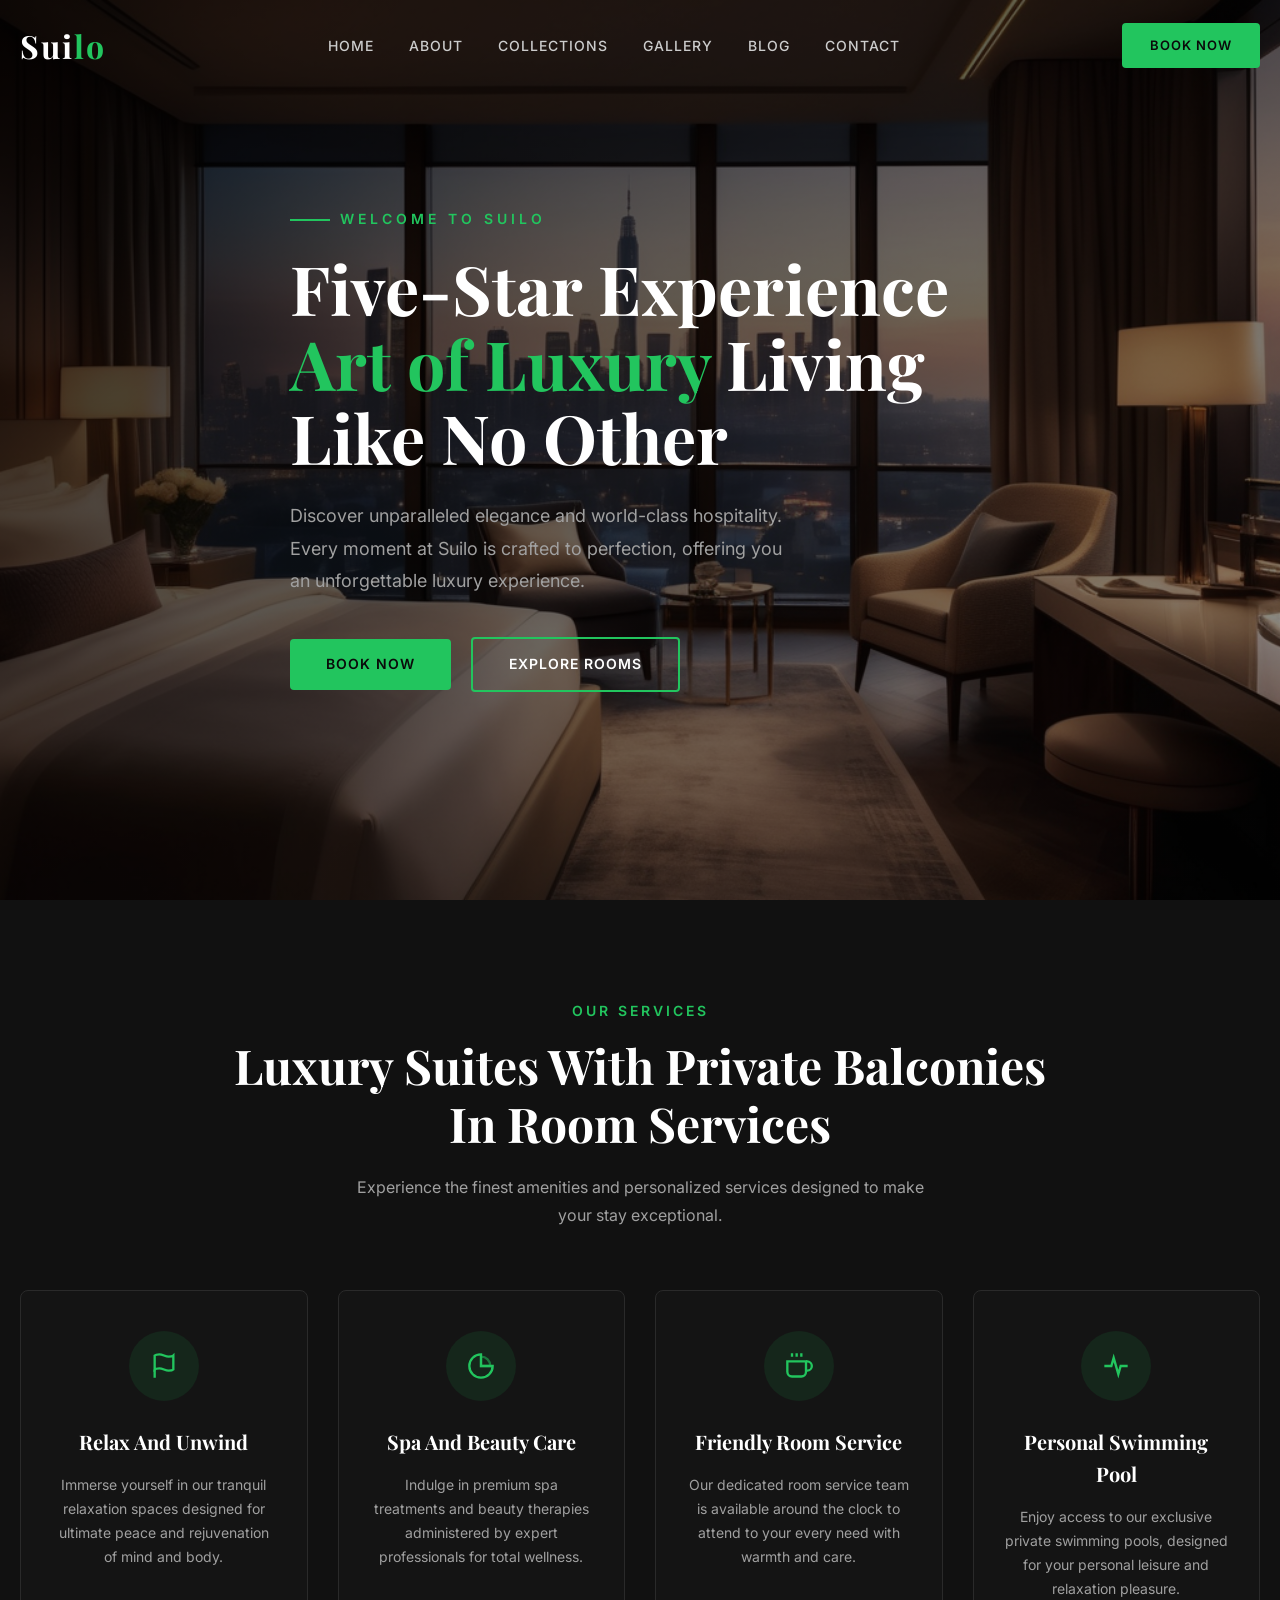
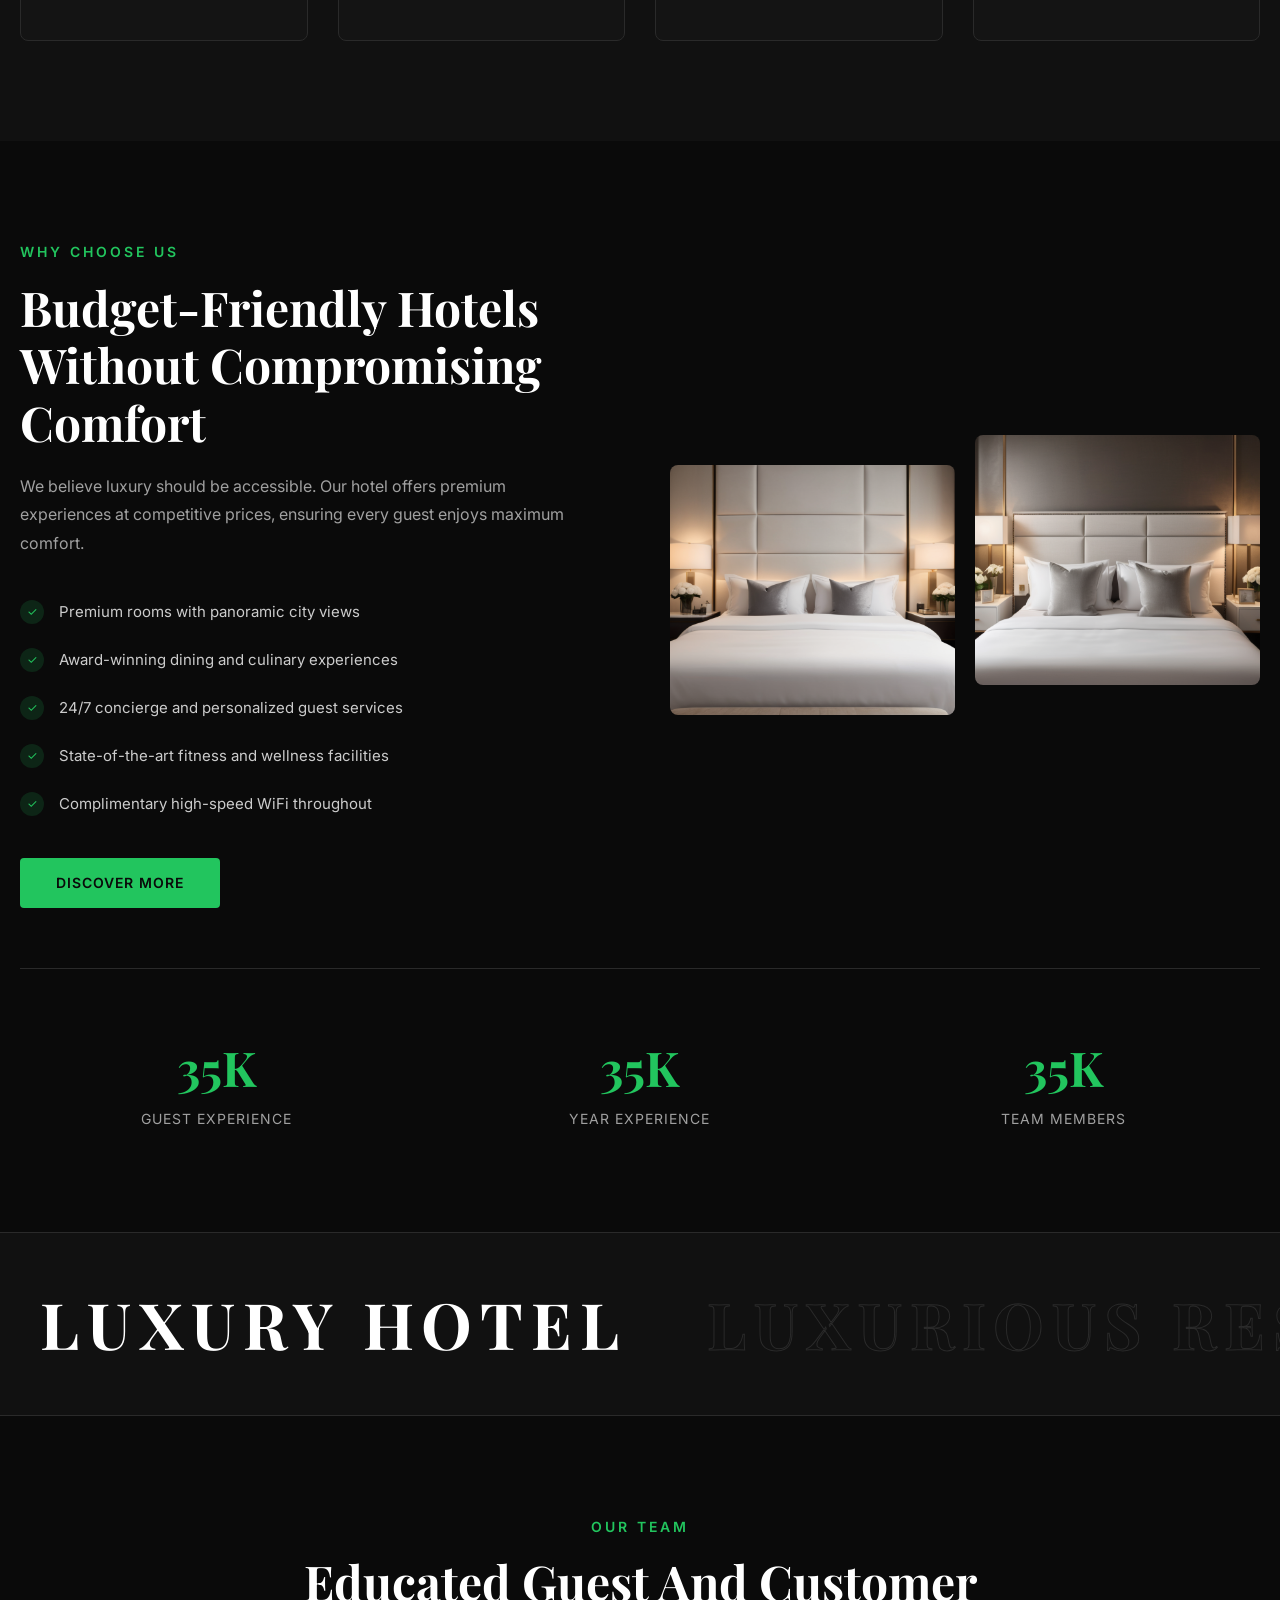
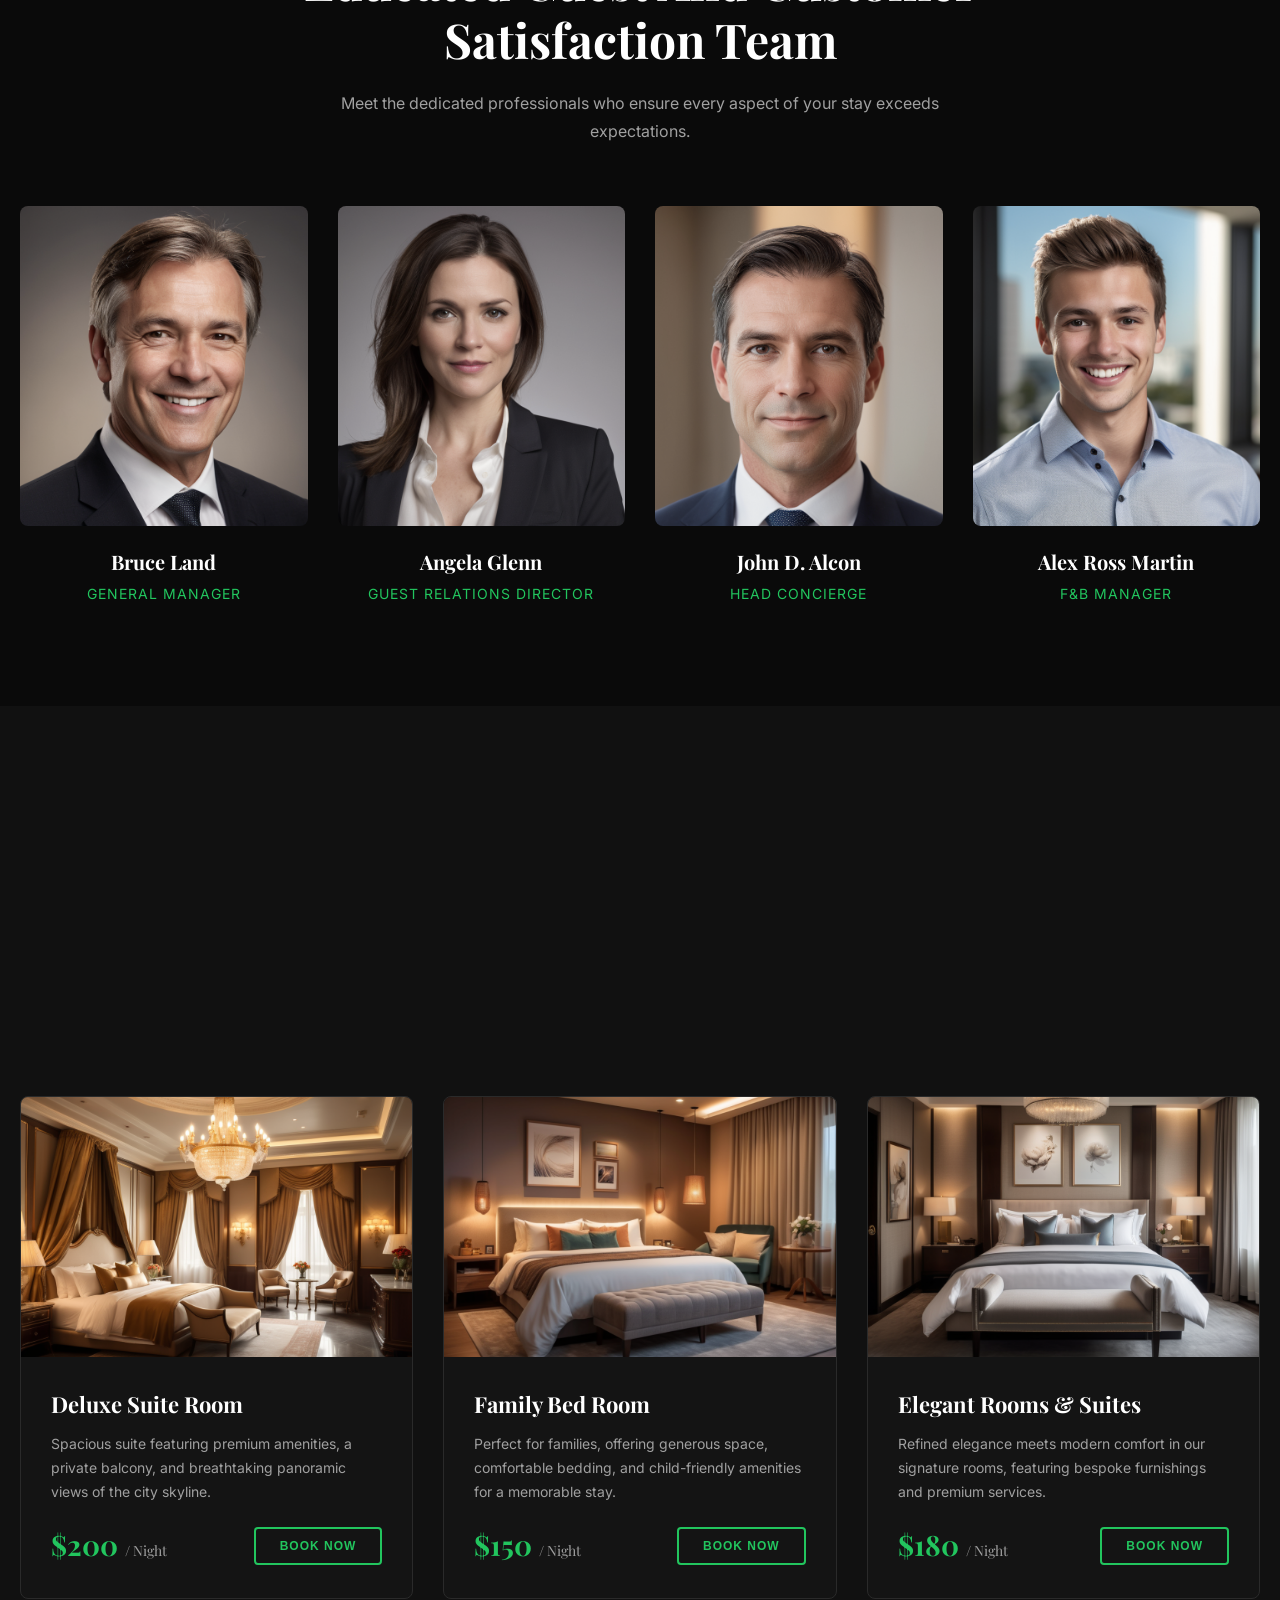
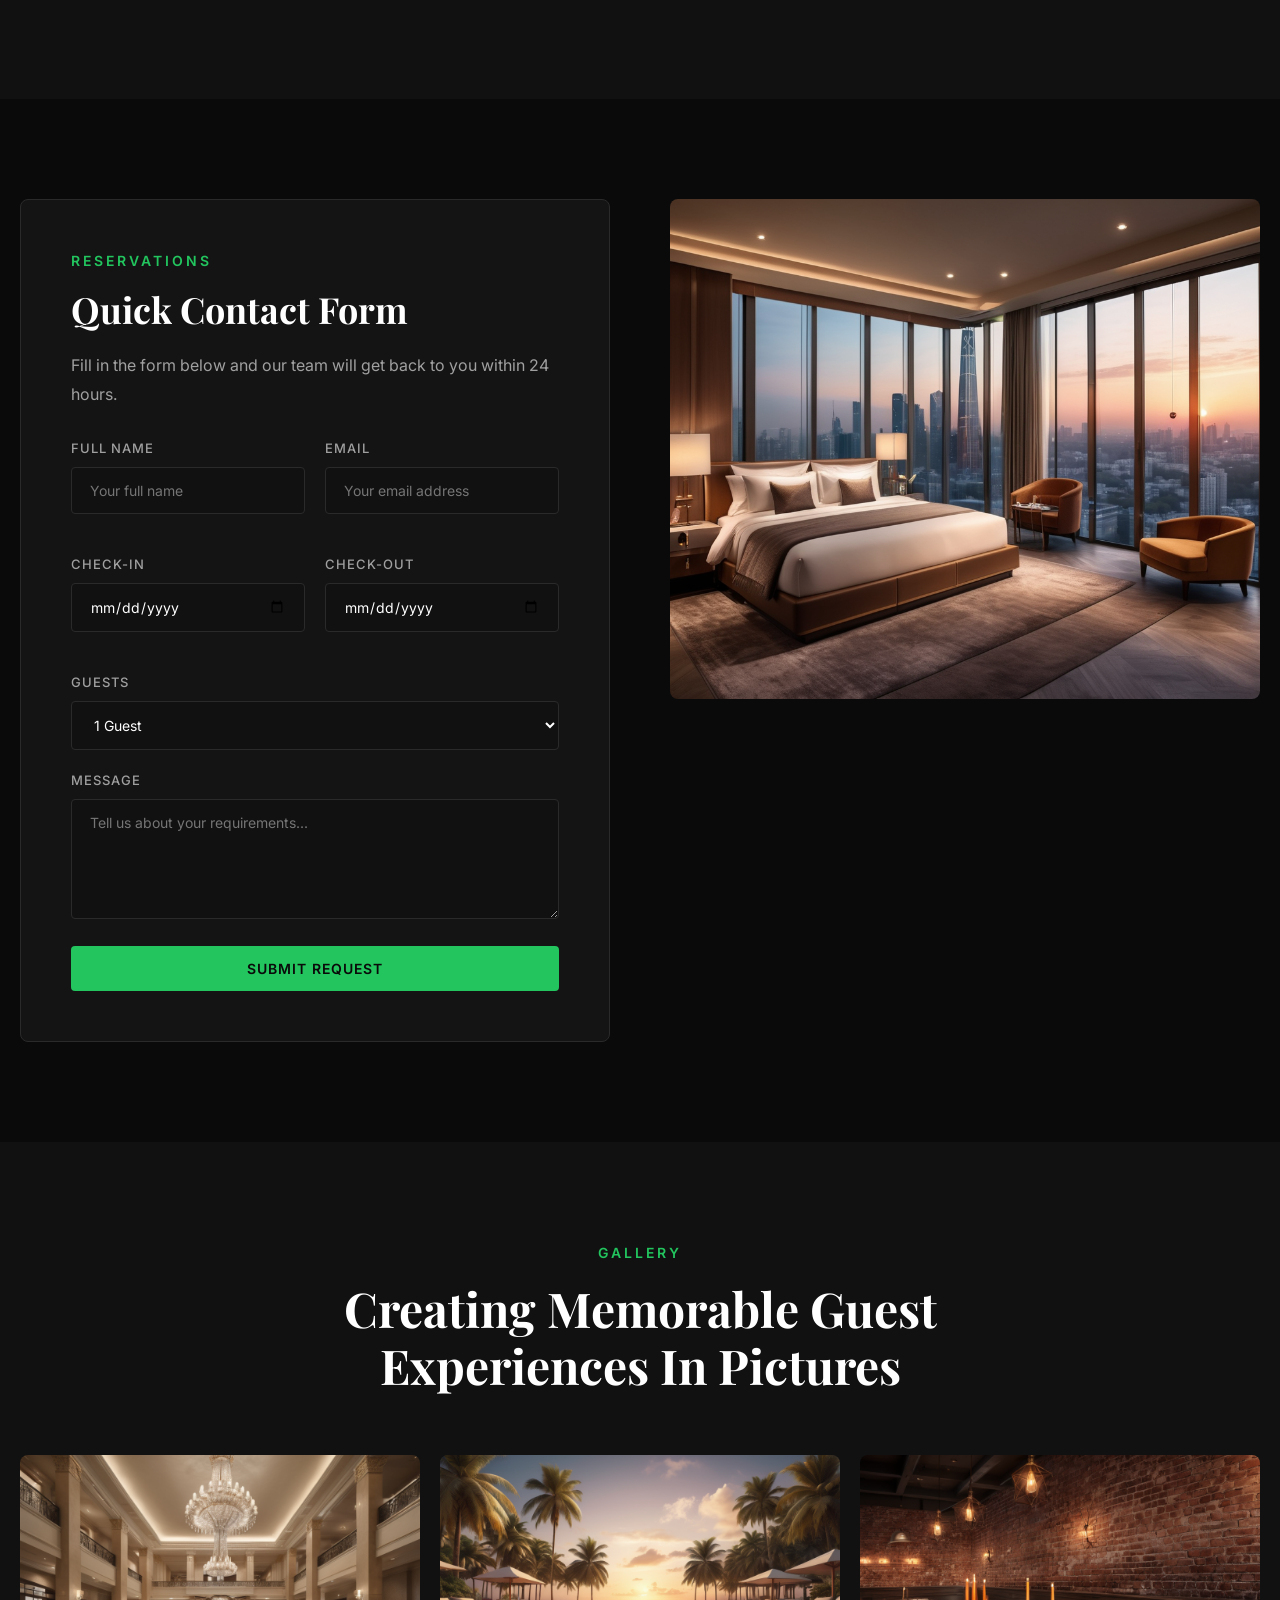
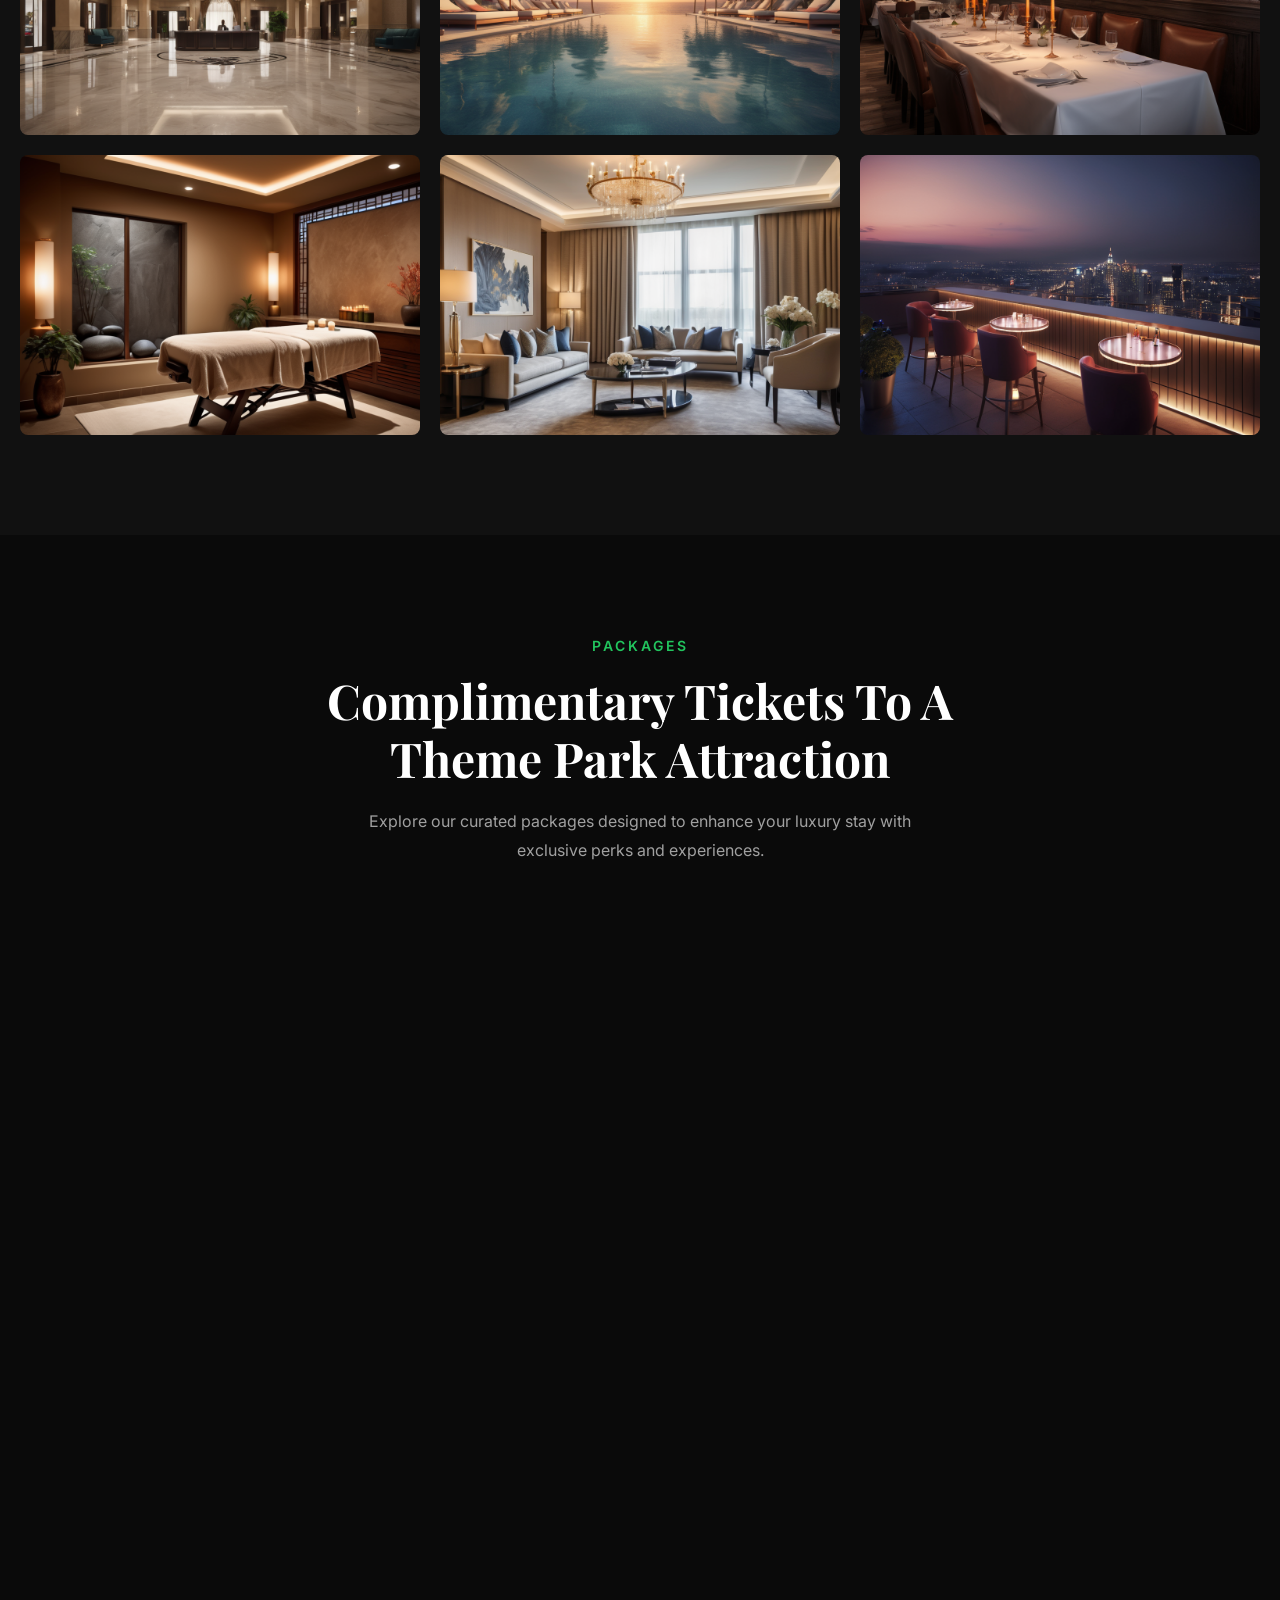
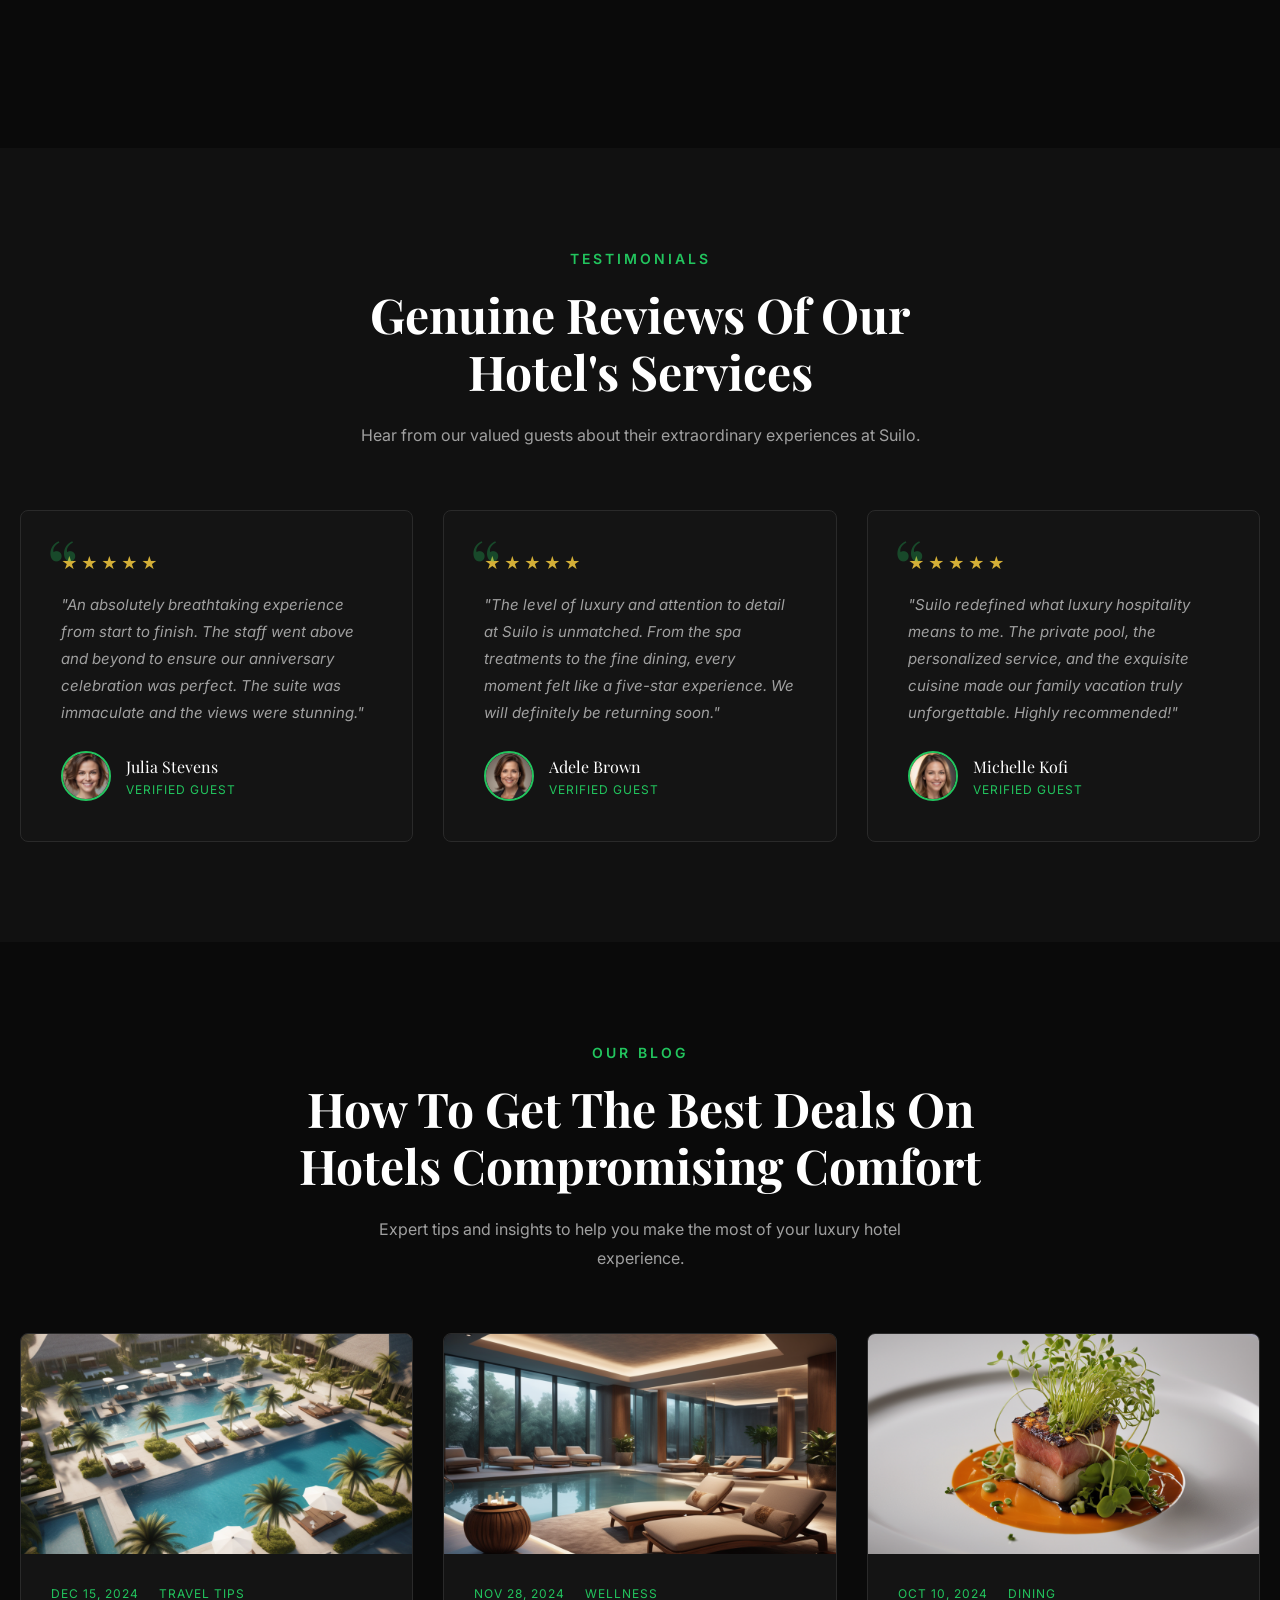
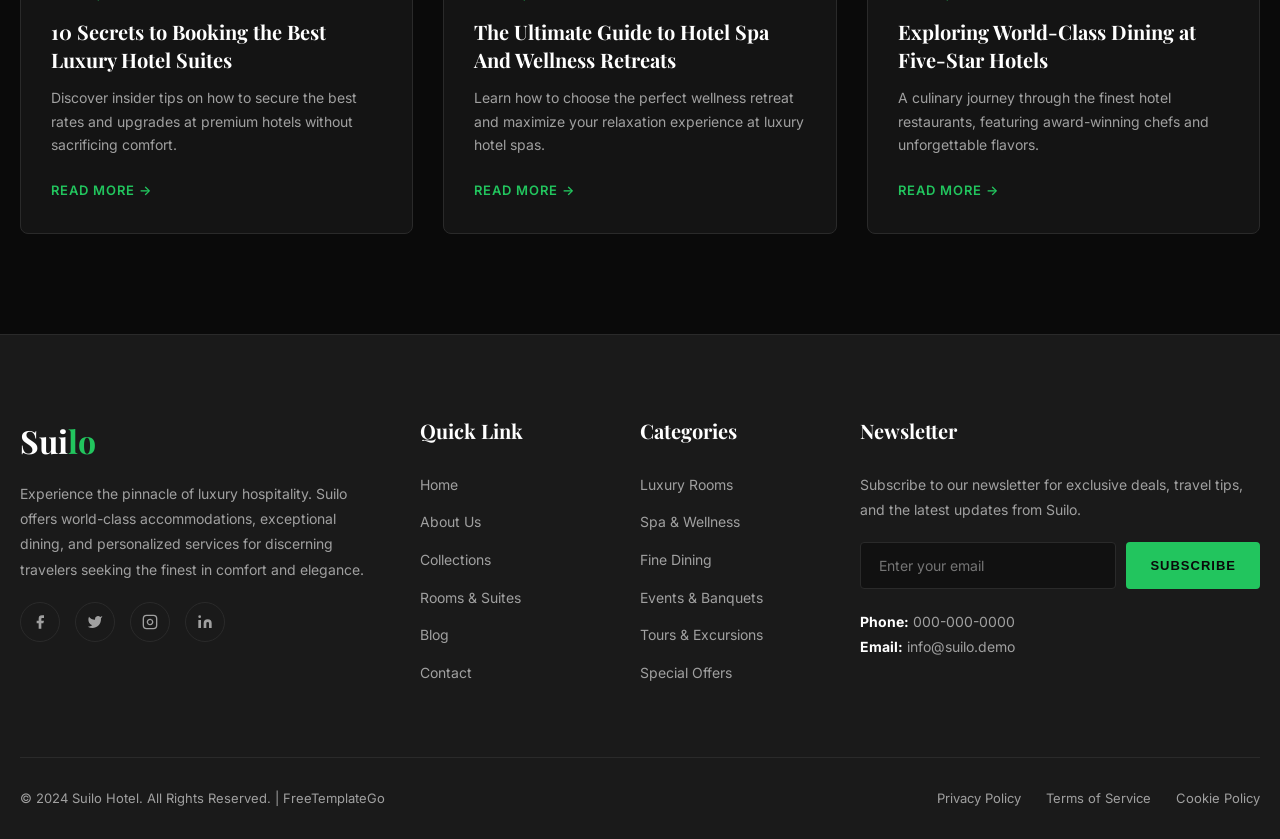
<file: index.html>
<!DOCTYPE html>
<html lang="en">
<head>
  <meta charset="UTF-8">
  <meta name="viewport" content="width=device-width, initial-scale=1.0">
  <title>Suilo - Five-Star Experience Art of Luxury Living</title>
  <link href="https://fonts.googleapis.com/css2?family=Playfair+Display:wght@400;500;600;700&family=Inter:wght@300;400;500;600;700&display=swap" rel="stylesheet">
  <link rel="stylesheet" href="css/style.css">
</head>
<body>

  <!-- ==================== NAVIGATION ==================== -->
  <nav class="navbar" id="navbar">
    <div class="nav-container">
      <a href="#" class="nav-logo">Sui<span>lo</span></a>
      <ul class="nav-links" id="navLinks">
        <li><a href="index.html" class="active">Home</a></li>
        <li><a href="about.html">About</a></li>
        <li><a href="collections.html">Collections</a></li>
        <li><a href="gallery.html">Gallery</a></li>
        <li><a href="blog.html">Blog</a></li>
        <li><a href="contact.html">Contact</a></li>
      </ul>
      <a href="contact.html" class="nav-book">Book Now</a>
      <div class="mobile-toggle" id="mobileToggle">
        <span></span>
        <span></span>
        <span></span>
      </div>
    </div>
  </nav>

  <!-- ==================== HERO ==================== -->
  <section class="hero" id="hero">
    <div class="hero-bg">
      <!-- AI Prompt: Luxurious hotel suite with king-size bed, warm ambient lighting, floor-to-ceiling windows overlooking a city skyline at dusk, elegant modern interior design with rich textures -->
      <img src="images/img_01.png" alt="Luxury hotel suite with king bed and city view">
    </div>
    <div class="hero-overlay"></div>
    <div class="container">
      <div class="hero-content">
        <div class="hero-label">Welcome to Suilo</div>
        <h1 class="hero-title">Five-Star Experience <span>Art of Luxury</span> Living Like No Other</h1>
        <p class="hero-text">Discover unparalleled elegance and world-class hospitality. Every moment at Suilo is crafted to perfection, offering you an unforgettable luxury experience.</p>
        <div class="hero-buttons">
          <a href="contact.html" class="btn btn-primary">Book Now</a>
          <a href="gallery.html" class="btn btn-outline">Explore Rooms</a>
        </div>
      </div>
    </div>
  </section>

  <!-- ==================== SERVICES ==================== -->
  <section class="section services" id="services">
    <div class="container">
      <div class="services-header fade-in">
        <span class="section-label">Our Services</span>
        <h2 class="section-title">Luxury Suites With Private Balconies<br>In Room Services</h2>
        <p class="section-subtitle" style="margin: 0 auto;">Experience the finest amenities and personalized services designed to make your stay exceptional.</p>
      </div>
      <div class="services-grid">
        <div class="service-card fade-in">
          <div class="service-icon">
            <svg width="28" height="28" viewBox="0 0 24 24" fill="none" stroke="#22c55e" stroke-width="2"><path d="M4 15s1-1 4-1 5 2 8 2 4-1 4-1V3s-1 1-4 1-5-2-8-2-4 1-4 1z"/><line x1="4" y1="22" x2="4" y2="15"/></svg>
          </div>
          <h3>Relax And Unwind</h3>
          <p>Immerse yourself in our tranquil relaxation spaces designed for ultimate peace and rejuvenation of mind and body.</p>
        </div>
        <div class="service-card fade-in">
          <div class="service-icon">
            <svg width="28" height="28" viewBox="0 0 24 24" fill="none" stroke="#22c55e" stroke-width="2"><path d="M12 2a10 10 0 1 0 10 10H12V2z"/><path d="M20 12a8 8 0 0 0-8-8v8h8z" opacity="0.5"/></svg>
          </div>
          <h3>Spa And Beauty Care</h3>
          <p>Indulge in premium spa treatments and beauty therapies administered by expert professionals for total wellness.</p>
        </div>
        <div class="service-card fade-in">
          <div class="service-icon">
            <svg width="28" height="28" viewBox="0 0 24 24" fill="none" stroke="#22c55e" stroke-width="2"><path d="M18 8h1a4 4 0 0 1 0 8h-1"/><path d="M2 8h16v9a4 4 0 0 1-4 4H6a4 4 0 0 1-4-4V8z"/><line x1="6" y1="1" x2="6" y2="4"/><line x1="10" y1="1" x2="10" y2="4"/><line x1="14" y1="1" x2="14" y2="4"/></svg>
          </div>
          <h3>Friendly Room Service</h3>
          <p>Our dedicated room service team is available around the clock to attend to your every need with warmth and care.</p>
        </div>
        <div class="service-card fade-in">
          <div class="service-icon">
            <svg width="28" height="28" viewBox="0 0 24 24" fill="none" stroke="#22c55e" stroke-width="2"><path d="M2 12h6l2-7 4 14 2-7h6"/></svg>
          </div>
          <h3>Personal Swimming Pool</h3>
          <p>Enjoy access to our exclusive private swimming pools, designed for your personal leisure and relaxation pleasure.</p>
        </div>
      </div>
    </div>
  </section>

  <!-- ==================== WHY CHOOSE ==================== -->
  <section class="section why-choose" id="about">
    <div class="container">
      <div class="why-grid">
        <div class="why-content fade-left">
          <span class="section-label">Why Choose Us</span>
          <h2 class="section-title">Budget-Friendly Hotels Without Compromising Comfort</h2>
          <p class="section-subtitle">We believe luxury should be accessible. Our hotel offers premium experiences at competitive prices, ensuring every guest enjoys maximum comfort.</p>
          <ul class="why-features">
            <li><span class="check">&#10003;</span> Premium rooms with panoramic city views</li>
            <li><span class="check">&#10003;</span> Award-winning dining and culinary experiences</li>
            <li><span class="check">&#10003;</span> 24/7 concierge and personalized guest services</li>
            <li><span class="check">&#10003;</span> State-of-the-art fitness and wellness facilities</li>
            <li><span class="check">&#10003;</span> Complimentary high-speed WiFi throughout</li>
          </ul>
          <a href="gallery.html" class="btn btn-primary">Discover More</a>
        </div>
        <div class="why-images fade-right">
          <!-- AI Prompt: Elegant luxury hotel bedroom with plush white bedding, modern headboard, warm accent lighting, minimalist decor with fresh flowers -->
          <img src="images/img_02.png" alt="Luxury hotel bedroom with elegant decor">
          <!-- AI Prompt: Upscale hotel lobby with marble floors, grand chandelier, modern furniture, fresh floral arrangements, warm golden lighting -->
          <img src="images/img_03.png" alt="Grand hotel lobby with luxurious interior">
        </div>
      </div>
      <div class="stats-bar fade-in">
        <div class="stat-item">
          <span class="stat-number">35K</span>
          <span class="stat-label">Guest Experience</span>
        </div>
        <div class="stat-item">
          <span class="stat-number">35K</span>
          <span class="stat-label">Year Experience</span>
        </div>
        <div class="stat-item">
          <span class="stat-number">35K</span>
          <span class="stat-label">Team Members</span>
        </div>
      </div>
    </div>
  </section>

  <!-- ==================== MARQUEE ==================== -->
  <div class="marquee-section">
    <div class="marquee-track">
      <span class="marquee-item filled">Luxury Hotel</span>
      <span class="marquee-item">Luxurious Resort</span>
      <span class="marquee-item filled">Luxury Hotel</span>
      <span class="marquee-item">Luxurious Resort</span>
      <span class="marquee-item filled">Luxury Hotel</span>
      <span class="marquee-item">Luxurious Resort</span>
      <span class="marquee-item filled">Luxury Hotel</span>
      <span class="marquee-item">Luxurious Resort</span>
    </div>
  </div>

  <!-- ==================== STAFF ==================== -->
  <section class="section staff">
    <div class="container">
      <div class="staff-header fade-in">
        <span class="section-label">Our Team</span>
        <h2 class="section-title">Educated Guest And Customer<br>Satisfaction Team</h2>
        <p class="section-subtitle" style="margin: 0 auto;">Meet the dedicated professionals who ensure every aspect of your stay exceeds expectations.</p>
      </div>
      <div class="staff-grid">
        <div class="staff-card scale-in">
          <!-- AI Prompt: Professional headshot portrait of a distinguished middle-aged man in a dark business suit, warm smile, neutral studio background, hotel management executive -->
          <img class="staff-img" src="images/img_04.png" alt="Bruce Land - General Manager">
          <h3>Bruce Land</h3>
          <p>General Manager</p>
        </div>
        <div class="staff-card scale-in">
          <!-- AI Prompt: Professional portrait of an elegant woman in her 30s wearing a tailored blazer, confident expression, soft studio lighting, hospitality professional -->
          <img class="staff-img" src="images/img_05.png" alt="Angela Glenn - Guest Relations Director">
          <h3>Angela Glenn</h3>
          <p>Guest Relations Director</p>
        </div>
        <div class="staff-card scale-in">
          <!-- AI Prompt: Professional headshot of a well-groomed man in his 40s wearing a navy suit with tie, friendly demeanor, clean background, hotel concierge -->
          <img class="staff-img" src="images/img_06.png" alt="John D. Alcon - Head Concierge">
          <h3>John D. Alcon</h3>
          <p>Head Concierge</p>
        </div>
        <div class="staff-card scale-in">
          <!-- AI Prompt: Professional portrait of a young man in his late 20s wearing a smart casual shirt, approachable smile, modern office background, hospitality staff -->
          <img class="staff-img" src="images/img_07.png" alt="Alex Ross Martin - F&B Manager">
          <h3>Alex Ross Martin</h3>
          <p>F&B Manager</p>
        </div>
      </div>
    </div>
  </section>

  <!-- ==================== ROOMS ==================== -->
  <section class="section rooms" id="rooms">
    <div class="container">
      <div class="rooms-header fade-in">
        <span class="section-label">Accommodations</span>
        <h2 class="section-title">Elevate Stay With Our Selection<br>Of Elegant Rooms & Suites</h2>
        <p class="section-subtitle" style="margin: 0 auto;">Each room is thoughtfully designed to provide the perfect blend of comfort, style, and luxury.</p>
      </div>
      <div class="rooms-grid">
        <div class="room-card fade-in">
          <div class="room-img-wrapper">
            <!-- AI Prompt: Opulent deluxe hotel suite with king-size bed, silk drapes, marble bathroom visible in background, warm golden lighting, chandelier, luxury furnishings -->
            <img class="room-img" src="images/img_08.png" alt="Deluxe Suite Room">
          </div>
          <div class="room-info">
            <h3>Deluxe Suite Room</h3>
            <p>Spacious suite featuring premium amenities, a private balcony, and breathtaking panoramic views of the city skyline.</p>
            <div class="room-price">
              <div class="price">$200 <span>/ Night</span></div>
              <button class="book-btn">Book Now</button>
            </div>
          </div>
        </div>
        <div class="room-card fade-in">
          <div class="room-img-wrapper">
            <!-- AI Prompt: Warm and inviting family hotel room with large comfortable bed, soft lighting, cozy seating area, modern decor, welcoming atmosphere for families -->
            <img class="room-img" src="images/img_09.png" alt="Family Bed Room">
          </div>
          <div class="room-info">
            <h3>Family Bed Room</h3>
            <p>Perfect for families, offering generous space, comfortable bedding, and child-friendly amenities for a memorable stay.</p>
            <div class="room-price">
              <div class="price">$150 <span>/ Night</span></div>
              <button class="book-btn">Book Now</button>
            </div>
          </div>
        </div>
        <div class="room-card fade-in">
          <div class="room-img-wrapper">
            <!-- AI Prompt: Sophisticated elegant hotel room with tasteful decor, plush bed with fine linens, contemporary art on walls, ambient lighting, luxury accents -->
            <img class="room-img" src="images/img_10.png" alt="Elegant Rooms and Suites">
          </div>
          <div class="room-info">
            <h3>Elegant Rooms & Suites</h3>
            <p>Refined elegance meets modern comfort in our signature rooms, featuring bespoke furnishings and premium services.</p>
            <div class="room-price">
              <div class="price">$180 <span>/ Night</span></div>
              <button class="book-btn">Book Now</button>
            </div>
          </div>
        </div>
      </div>
    </div>
  </section>

  <!-- ==================== CONTACT ==================== -->
  <section class="section contact" id="contact">
    <div class="container">
      <div class="contact-grid">
        <div class="contact-form fade-left">
          <span class="section-label">Reservations</span>
          <h2 class="section-title" style="font-size: 36px;">Quick Contact Form</h2>
          <p class="section-subtitle" style="margin-bottom: 30px;">Fill in the form below and our team will get back to you within 24 hours.</p>
          <form id="contactForm">
            <div class="form-row">
              <div class="form-group">
                <label>Full Name</label>
                <input type="text" placeholder="Your full name">
              </div>
              <div class="form-group">
                <label>Email</label>
                <input type="email" placeholder="Your email address">
              </div>
            </div>
            <div class="form-row">
              <div class="form-group">
                <label>Check-in</label>
                <input type="date">
              </div>
              <div class="form-group">
                <label>Check-out</label>
                <input type="date">
              </div>
            </div>
            <div class="form-group">
              <label>Guests</label>
              <select>
                <option>1 Guest</option>
                <option>2 Guests</option>
                <option>3 Guests</option>
                <option>4 Guests</option>
                <option>5+ Guests</option>
              </select>
            </div>
            <div class="form-group">
              <label>Message</label>
              <textarea placeholder="Tell us about your requirements..."></textarea>
            </div>
            <button type="submit" class="btn btn-primary" style="width: 100%;">Submit Request</button>
          </form>
        </div>
        <div class="contact-image fade-right">
          <!-- AI Prompt: Stunning luxury hotel room interior with floor-to-ceiling windows, modern furniture, ambient evening lighting, city view, five-star accommodation -->
          <img src="images/img_11.png" alt="Luxury hotel room for contact section">
        </div>
      </div>
    </div>
  </section>

  <!-- ==================== GALLERY ==================== -->
  <section class="section gallery">
    <div class="container">
      <div class="gallery-header fade-in">
        <span class="section-label">Gallery</span>
        <h2 class="section-title">Creating Memorable Guest<br>Experiences In Pictures</h2>
      </div>
      <div class="gallery-grid">
        <div class="gallery-item scale-in">
          <!-- AI Prompt: Grand hotel lobby with soaring ceilings, crystal chandelier, marble floors, elegant reception desk, warm ambient lighting -->
          <img src="images/img_12.png" alt="Hotel grand lobby">
        </div>
        <div class="gallery-item scale-in">
          <!-- AI Prompt: Infinity swimming pool overlooking ocean at sunset, luxury resort, loungers and cabanas, palm trees, tropical paradise -->
          <img src="images/img_13.png" alt="Resort swimming pool">
        </div>
        <div class="gallery-item scale-in">
          <!-- AI Prompt: Fine dining restaurant interior with elegant table settings, warm candlelight, exposed brick walls, upscale ambiance -->
          <img src="images/img_14.png" alt="Fine dining restaurant">
        </div>
        <div class="gallery-item scale-in">
          <!-- AI Prompt: Serene luxury spa treatment room with massage table, warm towels, essential oils, soft lighting, zen garden view -->
          <img src="images/img_15.png" alt="Luxury spa treatment room">
        </div>
        <div class="gallery-item scale-in">
          <!-- AI Prompt: Luxurious hotel suite living area with designer furniture, large windows with curtains, artwork, fresh flowers, elegant decor -->
          <img src="images/img_16.png" alt="Hotel suite living area">
        </div>
        <div class="gallery-item scale-in">
          <!-- AI Prompt: Rooftop bar at a luxury hotel at night, city lights in background, stylish cocktail lounge, ambient mood lighting -->
          <img src="images/img_17.png" alt="Rooftop bar with city view">
        </div>
      </div>
    </div>
  </section>

  <!-- ==================== PACKAGES ==================== -->
  <section class="section packages">
    <div class="container">
      <div class="packages-header fade-in">
        <span class="section-label">Packages</span>
        <h2 class="section-title">Complimentary Tickets To A<br>Theme Park Attraction</h2>
        <p class="section-subtitle" style="margin: 0 auto;">Explore our curated packages designed to enhance your luxury stay with exclusive perks and experiences.</p>
      </div>
      <div class="packages-grid">
        <div class="package-card fade-in">
          <!-- AI Prompt: Intimate private dining setup in a luxury hotel, candlelit table for two, rose petals, wine glasses, elegant plating, romantic ambiance -->
          <img class="package-img" src="images/img_18.png" alt="Private dining options">
          <div class="package-info">
            <h3>Private Dining Options</h3>
            <p>Exclusive dining experiences crafted by our award-winning chefs in intimate private settings.</p>
          </div>
        </div>
        <div class="package-card fade-in">
          <!-- AI Prompt: Luxury spa and beauty center interior with treatment beds, aromatic candles, natural stone elements, plants, calming atmosphere -->
          <img class="package-img" src="images/img_19.png" alt="Spa and beauty center">
          <div class="package-info">
            <h3>Spa & Beauty Center</h3>
            <p>Rejuvenate with world-class spa treatments and beauty services using premium organic products.</p>
          </div>
        </div>
        <div class="package-card fade-in">
          <!-- AI Prompt: Modern hotel fitness center with state-of-the-art equipment, floor-to-ceiling windows, clean design, motivational atmosphere -->
          <img class="package-img" src="images/img_20.png" alt="Fitness center access">
          <div class="package-info">
            <h3>Fitness Center Access</h3>
            <p>Stay fit with access to our fully equipped gym featuring the latest cardio and strength equipment.</p>
          </div>
        </div>
        <div class="package-card fade-in">
          <!-- AI Prompt: Elegant banquet hall with round tables, white linens, crystal centerpieces, stage setup, warm uplighting, luxury event space -->
          <img class="package-img" src="images/img_21.png" alt="Banquet halls">
          <div class="package-info">
            <h3>Banquet Halls</h3>
            <p>Host unforgettable events in our stunning banquet halls with capacity for grand celebrations and conferences.</p>
          </div>
        </div>
        <div class="package-card fade-in">
          <!-- AI Prompt: Spacious family hotel room with multiple beds, play area, colorful yet elegant decor, connecting rooms, child-safe environment -->
          <img class="package-img" src="images/img_22.png" alt="Family rooms">
          <div class="package-info">
            <h3>Family Rooms</h3>
            <p>Thoughtfully designed family accommodations with extra space, amenities, and activities for all ages.</p>
          </div>
        </div>
        <div class="package-card fade-in">
          <!-- AI Prompt: Guided tour group at a historic landmark, professional tour guide, scenic cultural destination, travel excursion experience -->
          <img class="package-img" src="images/img_23.png" alt="Tours and excursions">
          <div class="package-info">
            <h3>Tours & Excursions</h3>
            <p>Discover local attractions with our curated tour packages and exclusive excursion experiences.</p>
          </div>
        </div>
      </div>
    </div>
  </section>

  <!-- ==================== TESTIMONIALS ==================== -->
  <section class="section testimonials">
    <div class="container">
      <div class="testimonials-header fade-in">
        <span class="section-label">Testimonials</span>
        <h2 class="section-title">Genuine Reviews Of Our<br>Hotel's Services</h2>
        <p class="section-subtitle" style="margin: 0 auto;">Hear from our valued guests about their extraordinary experiences at Suilo.</p>
      </div>
      <div class="testimonials-grid">
        <div class="testimonial-card fade-in">
          <div class="testimonial-stars">&#9733;&#9733;&#9733;&#9733;&#9733;</div>
          <p class="testimonial-text">"An absolutely breathtaking experience from start to finish. The staff went above and beyond to ensure our anniversary celebration was perfect. The suite was immaculate and the views were stunning."</p>
          <div class="testimonial-author">
            <!-- AI Prompt: Professional headshot of a smiling woman in her 30s with styled hair, warm expression, soft natural lighting -->
            <img class="testimonial-avatar" src="images/img_24.png" alt="Julia Stevens">
            <div>
              <div class="testimonial-name">Julia Stevens</div>
              <div class="testimonial-role">Verified Guest</div>
            </div>
          </div>
        </div>
        <div class="testimonial-card fade-in">
          <div class="testimonial-stars">&#9733;&#9733;&#9733;&#9733;&#9733;</div>
          <p class="testimonial-text">"The level of luxury and attention to detail at Suilo is unmatched. From the spa treatments to the fine dining, every moment felt like a five-star experience. We will definitely be returning soon."</p>
          <div class="testimonial-author">
            <!-- AI Prompt: Professional headshot of a confident woman in her 40s, elegant appearance, warm smile, neutral background -->
            <img class="testimonial-avatar" src="images/img_25.png" alt="Adele Brown">
            <div>
              <div class="testimonial-name">Adele Brown</div>
              <div class="testimonial-role">Verified Guest</div>
            </div>
          </div>
        </div>
        <div class="testimonial-card fade-in">
          <div class="testimonial-stars">&#9733;&#9733;&#9733;&#9733;&#9733;</div>
          <p class="testimonial-text">"Suilo redefined what luxury hospitality means to me. The private pool, the personalized service, and the exquisite cuisine made our family vacation truly unforgettable. Highly recommended!"</p>
          <div class="testimonial-author">
            <!-- AI Prompt: Professional headshot of a woman in her 30s with natural beauty, radiant smile, soft lighting, approachable appearance -->
            <img class="testimonial-avatar" src="images/img_26.png" alt="Michelle Kofi">
            <div>
              <div class="testimonial-name">Michelle Kofi</div>
              <div class="testimonial-role">Verified Guest</div>
            </div>
          </div>
        </div>
      </div>
    </div>
  </section>

  <!-- ==================== BLOG ==================== -->
  <section class="section blog" id="blog">
    <div class="container">
      <div class="blog-header fade-in">
        <span class="section-label">Our Blog</span>
        <h2 class="section-title">How To Get The Best Deals On<br>Hotels Compromising Comfort</h2>
        <p class="section-subtitle" style="margin: 0 auto;">Expert tips and insights to help you make the most of your luxury hotel experience.</p>
      </div>
      <div class="blog-grid">
        <div class="blog-card fade-in">
          <!-- AI Prompt: Aerial view of a luxury resort pool area with cabanas, palm trees, crystal clear water, sun loungers, tropical landscaping -->
          <img class="blog-img" src="images/img_27.png" alt="Best hotel booking tips">
          <div class="blog-info">
            <div class="blog-meta">
              <span>Dec 15, 2024</span>
              <span>Travel Tips</span>
            </div>
            <h3>10 Secrets to Booking the Best Luxury Hotel Suites</h3>
            <p>Discover insider tips on how to secure the best rates and upgrades at premium hotels without sacrificing comfort.</p>
            <a href="#" class="blog-link">Read More &#8594;</a>
          </div>
        </div>
        <div class="blog-card fade-in">
          <!-- AI Prompt: Elegant hotel spa relaxation area with indoor pool, comfortable loungers, ambient lighting, floor-to-ceiling windows, serene atmosphere -->
          <img class="blog-img" src="images/img_28.png" alt="Spa and wellness guide">
          <div class="blog-info">
            <div class="blog-meta">
              <span>Nov 28, 2024</span>
              <span>Wellness</span>
            </div>
            <h3>The Ultimate Guide to Hotel Spa And Wellness Retreats</h3>
            <p>Learn how to choose the perfect wellness retreat and maximize your relaxation experience at luxury hotel spas.</p>
            <a href="#" class="blog-link">Read More &#8594;</a>
          </div>
        </div>
        <div class="blog-card fade-in">
          <!-- AI Prompt: Beautifully plated gourmet dish at a fine dining restaurant, artistic presentation, garnished with microgreens, professional food photography -->
          <img class="blog-img" src="images/img_29.png" alt="Hotel dining experiences">
          <div class="blog-info">
            <div class="blog-meta">
              <span>Oct 10, 2024</span>
              <span>Dining</span>
            </div>
            <h3>Exploring World-Class Dining at Five-Star Hotels</h3>
            <p>A culinary journey through the finest hotel restaurants, featuring award-winning chefs and unforgettable flavors.</p>
            <a href="#" class="blog-link">Read More &#8594;</a>
          </div>
        </div>
      </div>
    </div>
  </section>

  <!-- ==================== FOOTER ==================== -->
  <footer class="footer">
    <div class="container">
      <div class="footer-grid">
        <div class="footer-col">
          <span class="footer-logo">Sui<span>lo</span></span>
          <p>Experience the pinnacle of luxury hospitality. Suilo offers world-class accommodations, exceptional dining, and personalized services for discerning travelers seeking the finest in comfort and elegance.</p>
          <div class="social-icons">
            <a href="#" aria-label="Facebook">
              <svg width="16" height="16" viewBox="0 0 24 24" fill="currentColor"><path d="M18 2h-3a5 5 0 0 0-5 5v3H7v4h3v8h4v-8h3l1-4h-4V7a1 1 0 0 1 1-1h3z"/></svg>
            </a>
            <a href="#" aria-label="Twitter">
              <svg width="16" height="16" viewBox="0 0 24 24" fill="currentColor"><path d="M23 3a10.9 10.9 0 0 1-3.14 1.53 4.48 4.48 0 0 0-7.86 3v1A10.66 10.66 0 0 1 3 4s-4 9 5 13a11.64 11.64 0 0 1-7 2c9 5 20 0 20-11.5a4.5 4.5 0 0 0-.08-.83A7.72 7.72 0 0 0 23 3z"/></svg>
            </a>
            <a href="#" aria-label="Instagram">
              <svg width="16" height="16" viewBox="0 0 24 24" fill="none" stroke="currentColor" stroke-width="2"><rect x="2" y="2" width="20" height="20" rx="5" ry="5"/><path d="M16 11.37A4 4 0 1 1 12.63 8 4 4 0 0 1 16 11.37z"/><line x1="17.5" y1="6.5" x2="17.51" y2="6.5"/></svg>
            </a>
            <a href="#" aria-label="LinkedIn">
              <svg width="16" height="16" viewBox="0 0 24 24" fill="currentColor"><path d="M16 8a6 6 0 0 1 6 6v7h-4v-7a2 2 0 0 0-2-2 2 2 0 0 0-2 2v7h-4v-7a6 6 0 0 1 6-6z"/><rect x="2" y="9" width="4" height="12"/><circle cx="4" cy="4" r="2"/></svg>
            </a>
          </div>
        </div>
        <div class="footer-col">
          <h4>Quick Link</h4>
          <ul>
            <li><a href="index.html" class="active">Home</a></li>
            <li><a href="about.html">About Us</a></li>
            <li><a href="collections.html">Collections</a></li>
            <li><a href="gallery.html">Rooms & Suites</a></li>
            <li><a href="blog.html">Blog</a></li>
            <li><a href="contact.html">Contact</a></li>
          </ul>
        </div>
        <div class="footer-col">
          <h4>Categories</h4>
          <ul>
            <li><a href="#">Luxury Rooms</a></li>
            <li><a href="#">Spa & Wellness</a></li>
            <li><a href="#">Fine Dining</a></li>
            <li><a href="#">Events & Banquets</a></li>
            <li><a href="#">Tours & Excursions</a></li>
            <li><a href="#">Special Offers</a></li>
          </ul>
        </div>
        <div class="footer-col">
          <h4>Newsletter</h4>
          <p>Subscribe to our newsletter for exclusive deals, travel tips, and the latest updates from Suilo.</p>
          <div class="newsletter-form">
            <input type="email" placeholder="Enter your email">
            <button type="button">Subscribe</button>
          </div>
          <p style="margin-top: 20px;">
            <strong style="color: var(--text);">Phone:</strong> 000-000-0000<br>
            <strong style="color: var(--text);">Email:</strong> info@suilo.demo
          </p>
        </div>
      </div>
      <div class="footer-bottom">
        <p>&copy; 2024 Suilo Hotel. All Rights Reserved. | <a href="https://freetemplatego.com" style="color:inherit;text-decoration:none;">FreeTemplateGo</a> </p>
        <div class="footer-bottom-links">
          <a href="#">Privacy Policy</a>
          <a href="#">Terms of Service</a>
          <a href="#">Cookie Policy</a>
        </div>
      </div>
    </div>
  </footer>

  <script src="js/main.js"></script>
</body>
</html>
</file>
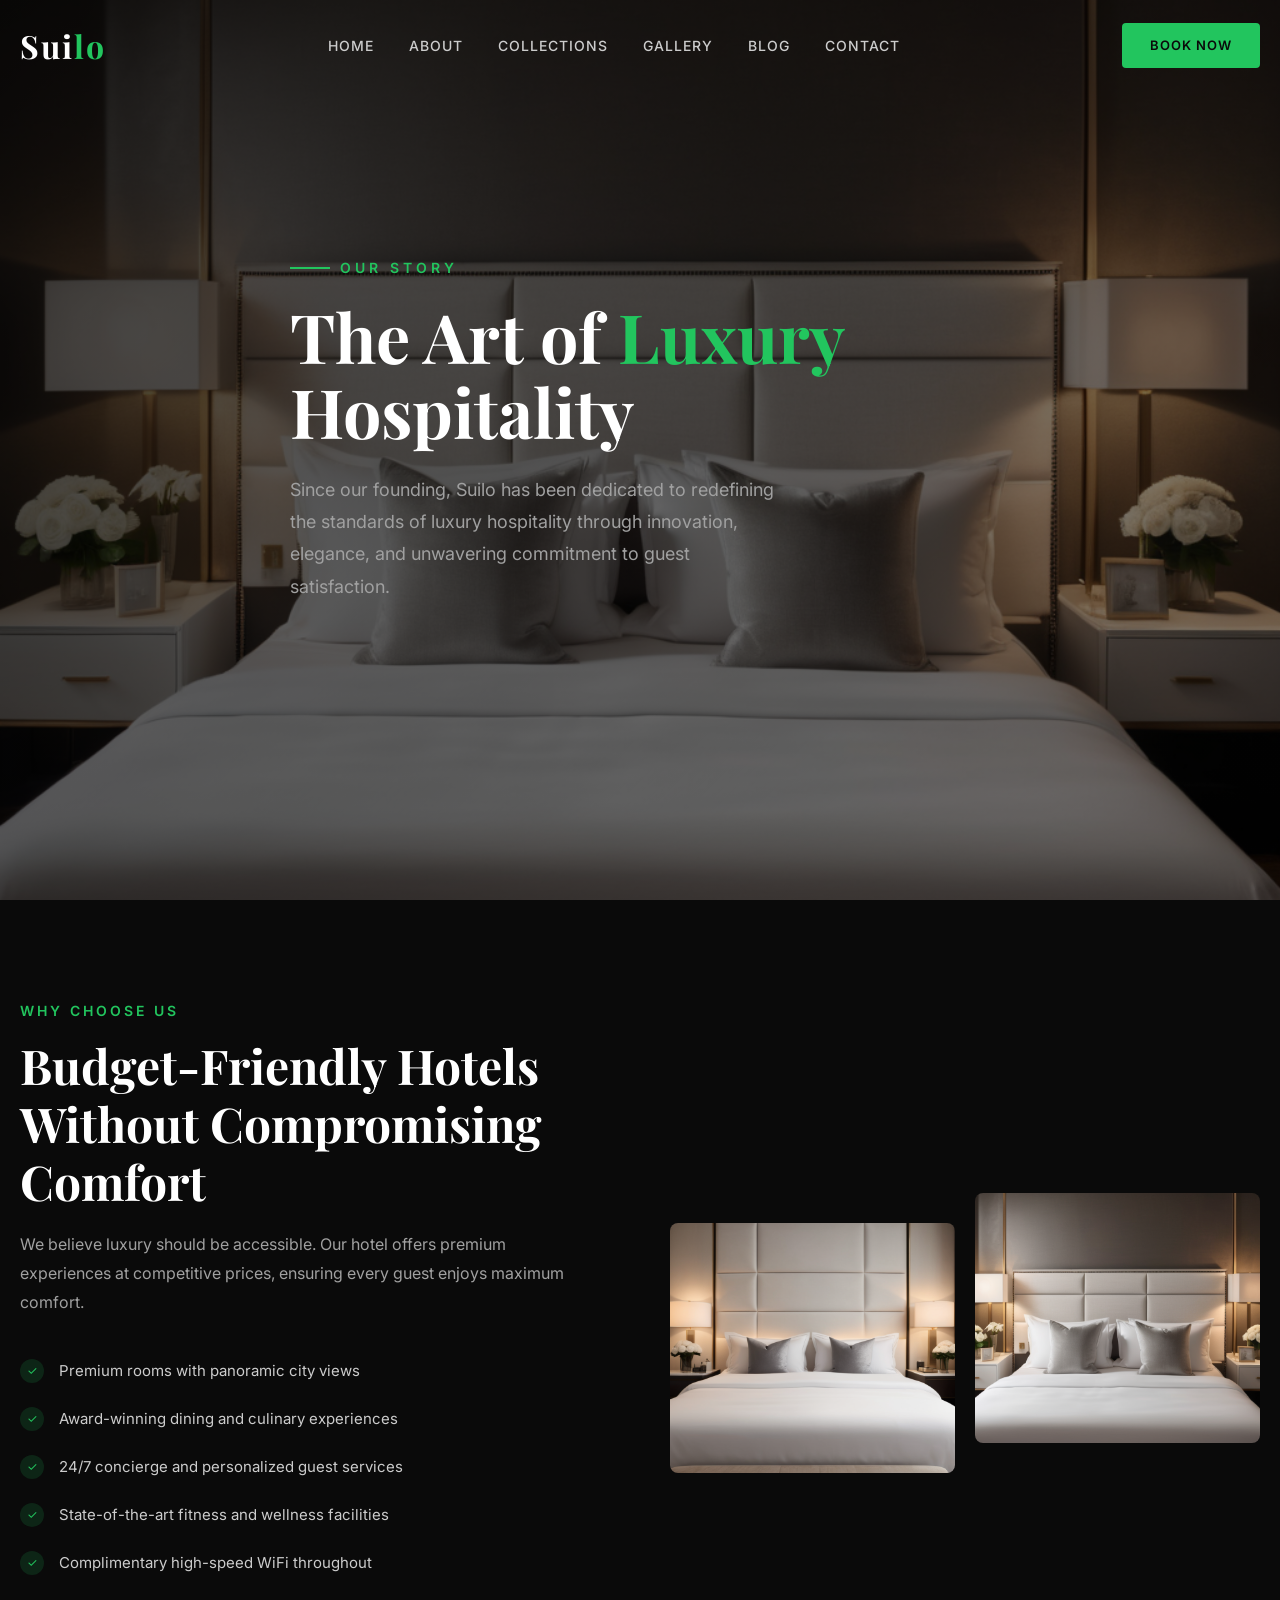
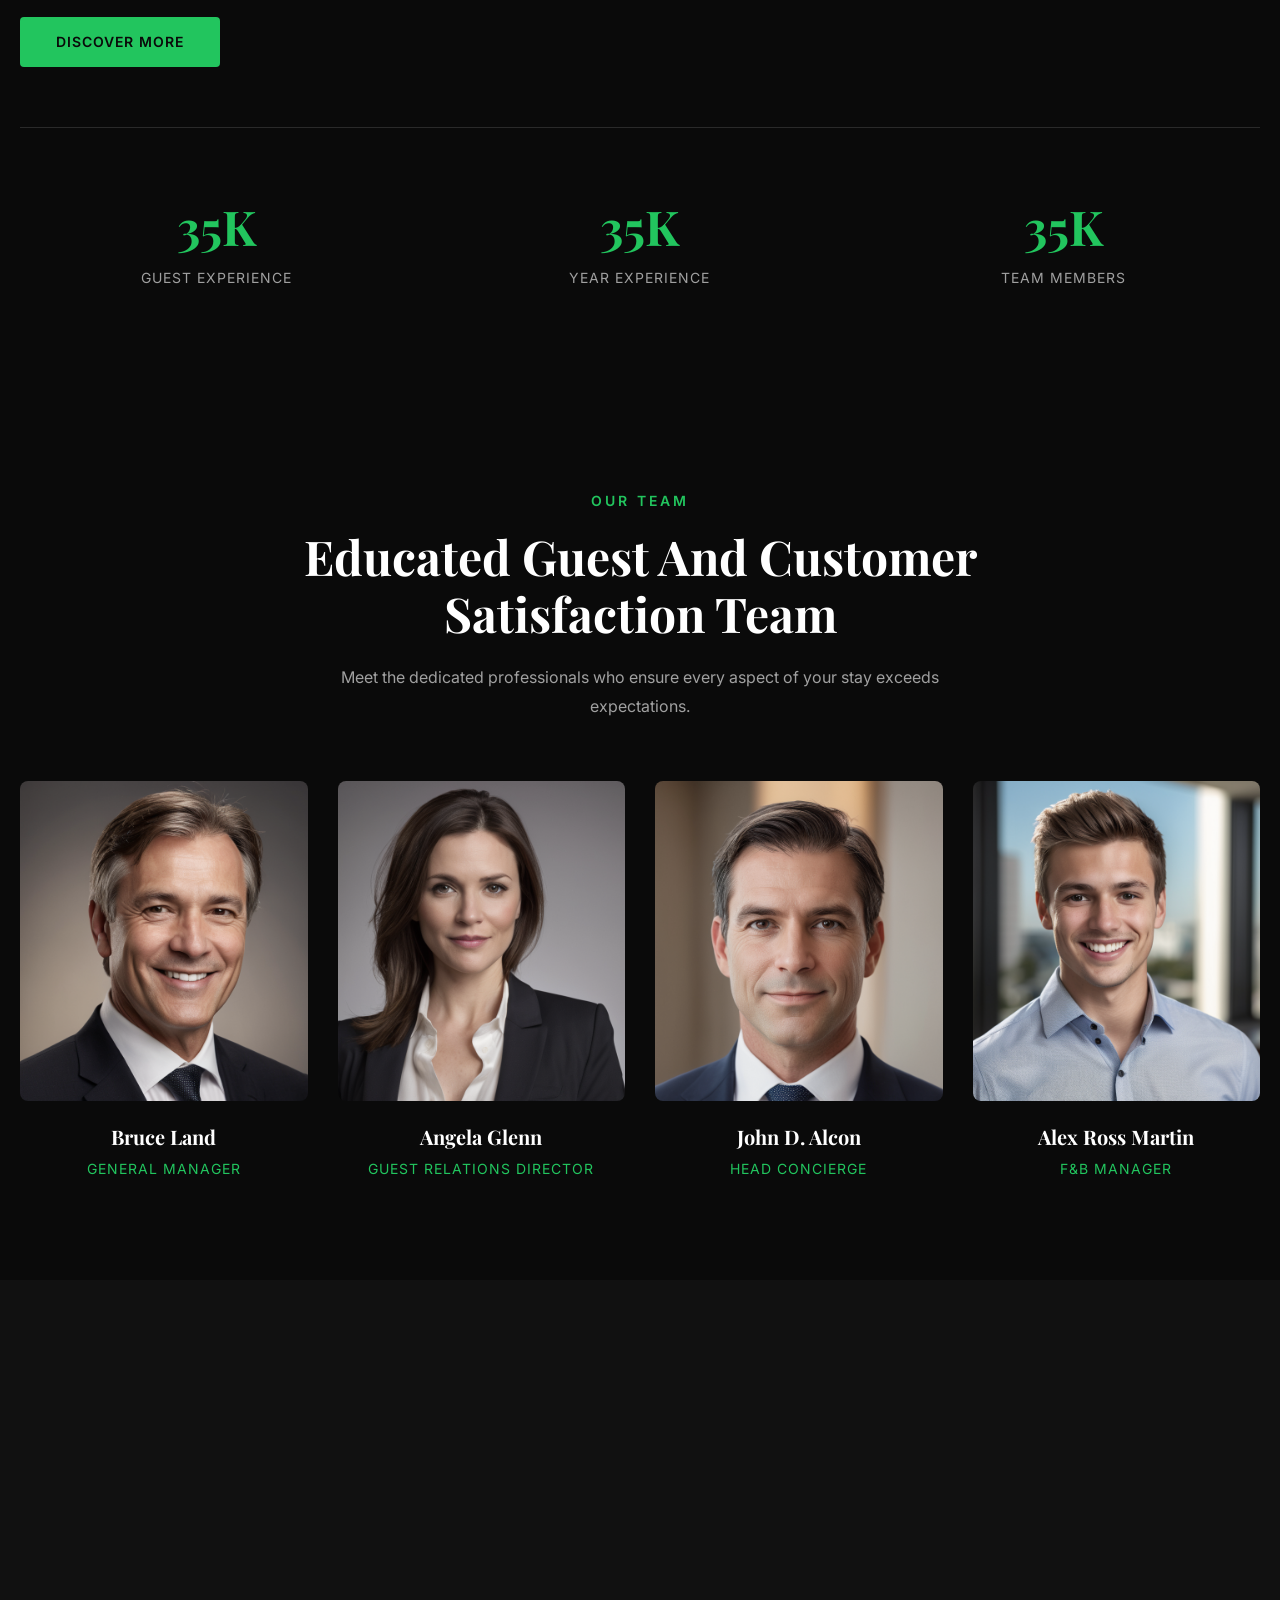
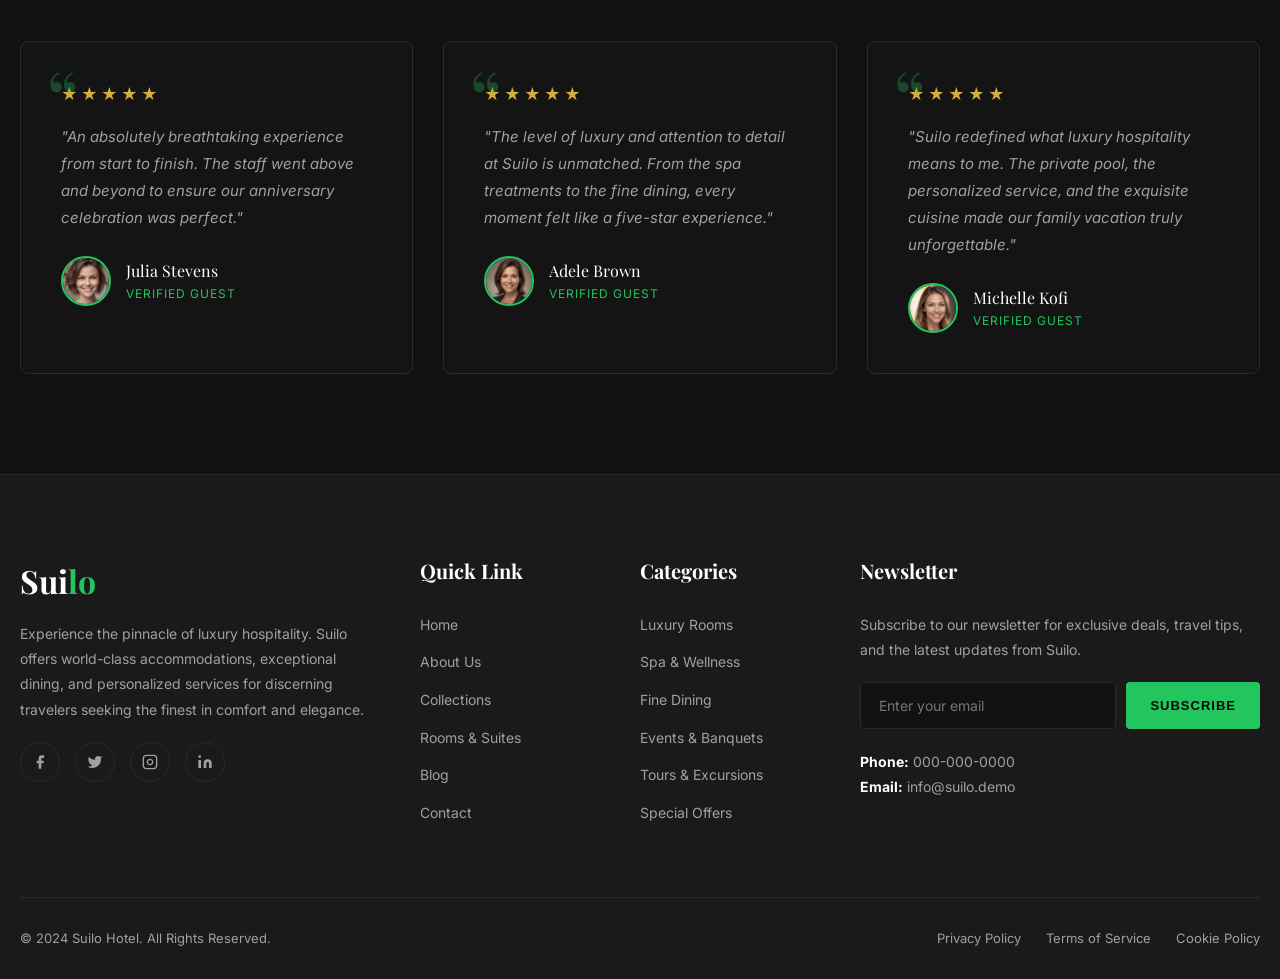
<file: about.html>
<!DOCTYPE html>
<html lang="en">
<head>
  <meta charset="UTF-8">
  <meta name="viewport" content="width=device-width, initial-scale=1.0">
  <title>About - Suilo Luxury Living</title>
  <meta name="description" content="Discover Suilo's brand story, our team, and what makes us the premier luxury hotel destination">
  <link href="https://fonts.googleapis.com/css2?family=Playfair+Display:wght@400;500;600;700&family=Inter:wght@300;400;500;600;700&display=swap" rel="stylesheet">
  <link rel="stylesheet" href="css/style.css">
</head>
<body>
  <nav class="navbar" id="navbar">
    <div class="nav-container">
      <a href="index.html" class="nav-logo">Sui<span>lo</span></a>
      <ul class="nav-links" id="navLinks">
        <li><a href="index.html">Home</a></li>
        <li><a href="about.html">About</a></li>
        <li><a href="collections.html">Collections</a></li>
        <li><a href="gallery.html">Gallery</a></li>
        <li><a href="blog.html">Blog</a></li>
        <li><a href="contact.html">Contact</a></li>
      </ul>
      <a href="contact.html" class="nav-book">Book Now</a>
      <div class="mobile-toggle" id="mobileToggle">
        <span></span>
        <span></span>
        <span></span>
      </div>
    </div>
  </nav>
  
  <!-- Page Hero -->
  <section class="hero" style="min-height: 50vh;">
    <div class="hero-bg">
      <img src="images/img_03.png" alt="Suilo hotel lobby">
    </div>
    <div class="hero-overlay"></div>
    <div class="container">
      <div class="hero-content">
        <div class="hero-label">Our Story</div>
        <h1 class="hero-title">The Art of <span>Luxury</span> Hospitality</h1>
        <p class="hero-text">Since our founding, Suilo has been dedicated to redefining the standards of luxury hospitality through innovation, elegance, and unwavering commitment to guest satisfaction.</p>
      </div>
    </div>
  </section>

  <!-- Why Choose Us -->
  <section class="section why-choose" id="about">
    <div class="container">
      <div class="why-grid">
        <div class="why-content fade-left">
          <span class="section-label">Why Choose Us</span>
          <h2 class="section-title">Budget-Friendly Hotels Without Compromising Comfort</h2>
          <p class="section-subtitle">We believe luxury should be accessible. Our hotel offers premium experiences at competitive prices, ensuring every guest enjoys maximum comfort.</p>
          <ul class="why-features">
            <li><span class="check">&#10003;</span> Premium rooms with panoramic city views</li>
            <li><span class="check">&#10003;</span> Award-winning dining and culinary experiences</li>
            <li><span class="check">&#10003;</span> 24/7 concierge and personalized guest services</li>
            <li><span class="check">&#10003;</span> State-of-the-art fitness and wellness facilities</li>
            <li><span class="check">&#10003;</span> Complimentary high-speed WiFi throughout</li>
          </ul>
          <a href="gallery.html" class="btn btn-primary">Discover More</a>
        </div>
        <div class="why-images fade-right">
          <img src="images/img_02.png" alt="Luxury hotel bedroom">
          <img src="images/img_03.png" alt="Grand hotel lobby">
        </div>
      </div>
      <div class="stats-bar fade-in">
        <div class="stat-item"><span class="stat-number">35K</span><span class="stat-label">Guest Experience</span></div>
        <div class="stat-item"><span class="stat-number">35K</span><span class="stat-label">Year Experience</span></div>
        <div class="stat-item"><span class="stat-number">35K</span><span class="stat-label">Team Members</span></div>
      </div>
    </div>
  </section>

  <!-- Staff Section -->
  <section class="section staff">
    <div class="container">
      <div class="staff-header fade-in">
        <span class="section-label">Our Team</span>
        <h2 class="section-title">Educated Guest And Customer<br>Satisfaction Team</h2>
        <p class="section-subtitle" style="margin: 0 auto;">Meet the dedicated professionals who ensure every aspect of your stay exceeds expectations.</p>
      </div>
      <div class="staff-grid">
        <div class="staff-card scale-in">
          <img class="staff-img" src="images/img_04.png" alt="Bruce Land">
          <h3>Bruce Land</h3><p>General Manager</p>
        </div>
        <div class="staff-card scale-in">
          <img class="staff-img" src="images/img_05.png" alt="Angela Glenn">
          <h3>Angela Glenn</h3><p>Guest Relations Director</p>
        </div>
        <div class="staff-card scale-in">
          <img class="staff-img" src="images/img_06.png" alt="John D. Alcon">
          <h3>John D. Alcon</h3><p>Head Concierge</p>
        </div>
        <div class="staff-card scale-in">
          <img class="staff-img" src="images/img_07.png" alt="Alex Ross Martin">
          <h3>Alex Ross Martin</h3><p>F&B Manager</p>
        </div>
      </div>
    </div>
  </section>

  <!-- Testimonials -->
  <section class="section testimonials">
    <div class="container">
      <div class="testimonials-header fade-in">
        <span class="section-label">Testimonials</span>
        <h2 class="section-title">Genuine Reviews Of Our<br>Hotel's Services</h2>
        <p class="section-subtitle" style="margin: 0 auto;">Hear from our valued guests about their extraordinary experiences at Suilo.</p>
      </div>
      <div class="testimonials-grid">
        <div class="testimonial-card fade-in">
          <div class="testimonial-stars">&#9733;&#9733;&#9733;&#9733;&#9733;</div>
          <p class="testimonial-text">"An absolutely breathtaking experience from start to finish. The staff went above and beyond to ensure our anniversary celebration was perfect."</p>
          <div class="testimonial-author">
            <img class="testimonial-avatar" src="images/img_24.png" alt="Julia Stevens">
            <div><div class="testimonial-name">Julia Stevens</div><div class="testimonial-role">Verified Guest</div></div>
          </div>
        </div>
        <div class="testimonial-card fade-in">
          <div class="testimonial-stars">&#9733;&#9733;&#9733;&#9733;&#9733;</div>
          <p class="testimonial-text">"The level of luxury and attention to detail at Suilo is unmatched. From the spa treatments to the fine dining, every moment felt like a five-star experience."</p>
          <div class="testimonial-author">
            <img class="testimonial-avatar" src="images/img_25.png" alt="Adele Brown">
            <div><div class="testimonial-name">Adele Brown</div><div class="testimonial-role">Verified Guest</div></div>
          </div>
        </div>
        <div class="testimonial-card fade-in">
          <div class="testimonial-stars">&#9733;&#9733;&#9733;&#9733;&#9733;</div>
          <p class="testimonial-text">"Suilo redefined what luxury hospitality means to me. The private pool, the personalized service, and the exquisite cuisine made our family vacation truly unforgettable."</p>
          <div class="testimonial-author">
            <img class="testimonial-avatar" src="images/img_26.png" alt="Michelle Kofi">
            <div><div class="testimonial-name">Michelle Kofi</div><div class="testimonial-role">Verified Guest</div></div>
          </div>
        </div>
      </div>
    </div>
  </section>

  <footer class="footer">
    <div class="container">
      <div class="footer-grid">
        <div class="footer-col">
          <span class="footer-logo">Sui<span>lo</span></span>
          <p>Experience the pinnacle of luxury hospitality. Suilo offers world-class accommodations, exceptional dining, and personalized services for discerning travelers seeking the finest in comfort and elegance.</p>
          <div class="social-icons">
            <a href="#" aria-label="Facebook"><svg width="16" height="16" viewBox="0 0 24 24" fill="currentColor"><path d="M18 2h-3a5 5 0 0 0-5 5v3H7v4h3v8h4v-8h3l1-4h-4V7a1 1 0 0 1 1-1h3z"/></svg></a>
            <a href="#" aria-label="Twitter"><svg width="16" height="16" viewBox="0 0 24 24" fill="currentColor"><path d="M23 3a10.9 10.9 0 0 1-3.14 1.53 4.48 4.48 0 0 0-7.86 3v1A10.66 10.66 0 0 1 3 4s-4 9 5 13a11.64 11.64 0 0 1-7 2c9 5 20 0 20-11.5a4.5 4.5 0 0 0-.08-.83A7.72 7.72 0 0 0 23 3z"/></svg></a>
            <a href="#" aria-label="Instagram"><svg width="16" height="16" viewBox="0 0 24 24" fill="none" stroke="currentColor" stroke-width="2"><rect x="2" y="2" width="20" height="20" rx="5" ry="5"/><path d="M16 11.37A4 4 0 1 1 12.63 8 4 4 0 0 1 16 11.37z"/><line x1="17.5" y1="6.5" x2="17.51" y2="6.5"/></svg></a>
            <a href="#" aria-label="LinkedIn"><svg width="16" height="16" viewBox="0 0 24 24" fill="currentColor"><path d="M16 8a6 6 0 0 1 6 6v7h-4v-7a2 2 0 0 0-2-2 2 2 0 0 0-2 2v7h-4v-7a6 6 0 0 1 6-6z"/><rect x="2" y="9" width="4" height="12"/><circle cx="4" cy="4" r="2"/></svg></a>
          </div>
        </div>
        <div class="footer-col">
          <h4>Quick Link</h4>
          <ul>
            <li><a href="index.html">Home</a></li>
            <li><a href="about.html">About Us</a></li>
            <li><a href="collections.html">Collections</a></li>
            <li><a href="gallery.html">Rooms & Suites</a></li>
            <li><a href="blog.html">Blog</a></li>
            <li><a href="contact.html">Contact</a></li>
          </ul>
        </div>
        <div class="footer-col">
          <h4>Categories</h4>
          <ul>
            <li><a href="collections.html">Luxury Rooms</a></li>
            <li><a href="collections.html">Spa & Wellness</a></li>
            <li><a href="collections.html">Fine Dining</a></li>
            <li><a href="collections.html">Events & Banquets</a></li>
            <li><a href="collections.html">Tours & Excursions</a></li>
            <li><a href="collections.html">Special Offers</a></li>
          </ul>
        </div>
        <div class="footer-col">
          <h4>Newsletter</h4>
          <p>Subscribe to our newsletter for exclusive deals, travel tips, and the latest updates from Suilo.</p>
          <div class="newsletter-form">
            <input type="email" placeholder="Enter your email">
            <button type="button">Subscribe</button>
          </div>
          <p style="margin-top: 20px;">
            <strong style="color: var(--text);">Phone:</strong> 000-000-0000<br>
            <strong style="color: var(--text);">Email:</strong> info@suilo.demo
          </p>
        </div>
      </div>
      <div class="footer-bottom">
        <p>&copy; 2024 Suilo Hotel. All Rights Reserved.</p>
        <div class="footer-bottom-links">
          <a href="#">Privacy Policy</a>
          <a href="#">Terms of Service</a>
          <a href="#">Cookie Policy</a>
        </div>
      </div>
    </div>
  </footer>
  <script src="js/main.js"></script>
</body>
</html>
</file>
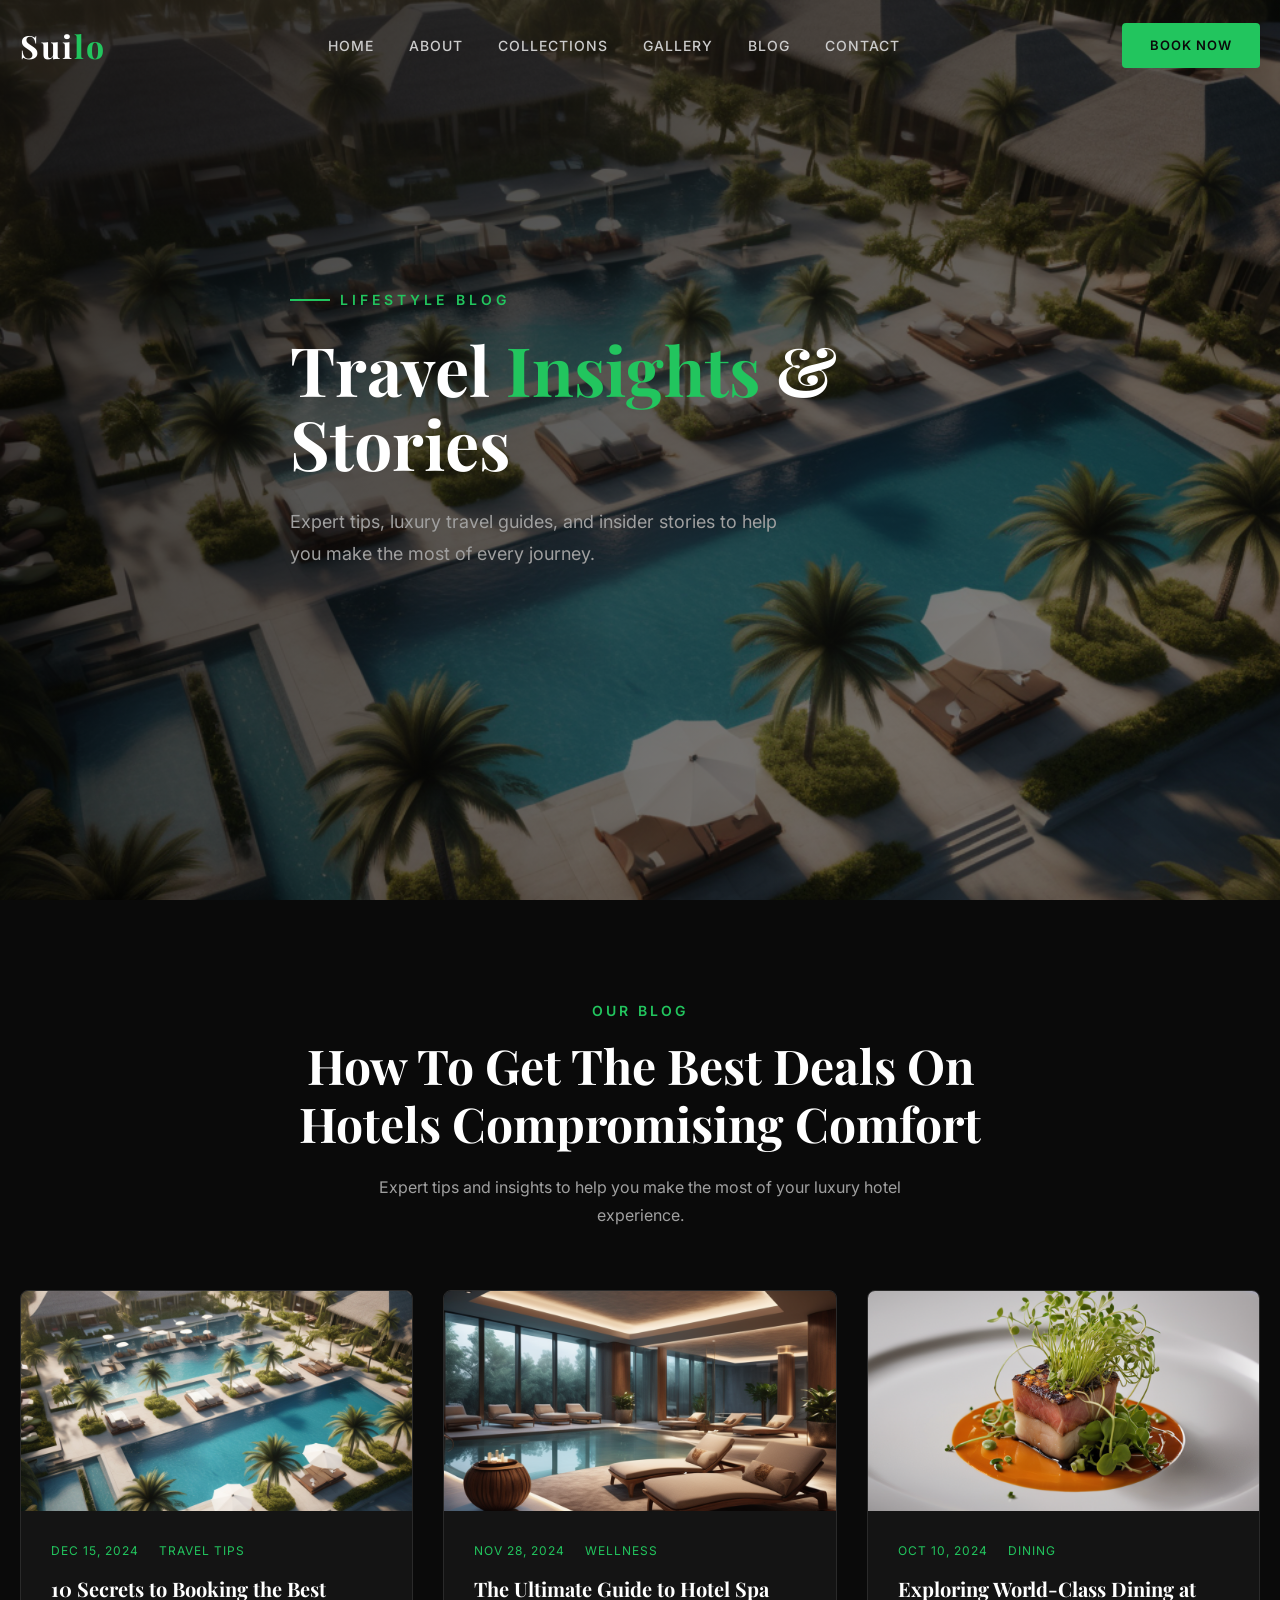
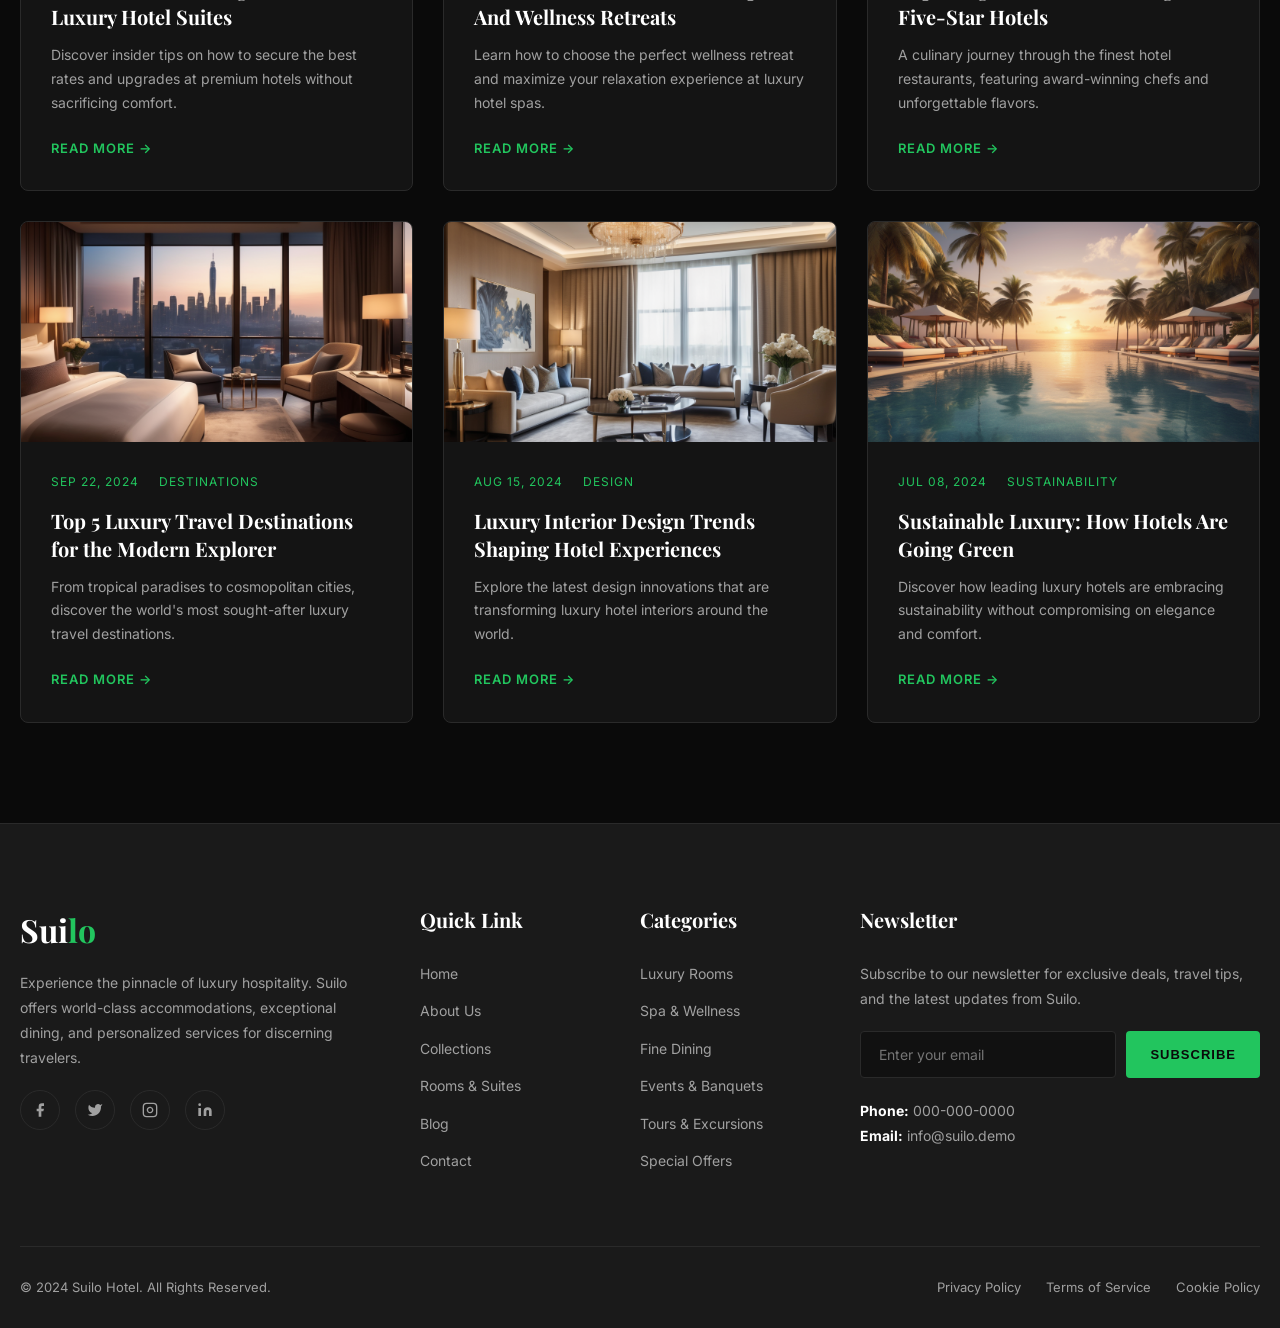
<file: blog.html>
<!DOCTYPE html>
<html lang="en">
<head>
  <meta charset="UTF-8">
  <meta name="viewport" content="width=device-width, initial-scale=1.0">
  <title>Blog - Suilo Luxury Living</title>
  <meta name="description" content="Suilo lifestyle blog - luxury travel tips, wellness guides, and dining insights">
  <link href="https://fonts.googleapis.com/css2?family=Playfair+Display:wght@400;500;600;700&family=Inter:wght@300;400;500;600;700&display=swap" rel="stylesheet">
  <link rel="stylesheet" href="css/style.css">
</head>
<body>
  <nav class="navbar" id="navbar">
    <div class="nav-container">
      <a href="index.html" class="nav-logo">Sui<span>lo</span></a>
      <ul class="nav-links" id="navLinks">
        <li><a href="index.html">Home</a></li>
        <li><a href="about.html">About</a></li>
        <li><a href="collections.html">Collections</a></li>
        <li><a href="gallery.html">Gallery</a></li>
        <li><a href="blog.html">Blog</a></li>
        <li><a href="contact.html">Contact</a></li>
      </ul>
      <a href="contact.html" class="nav-book">Book Now</a>
      <div class="mobile-toggle" id="mobileToggle">
        <span></span><span></span><span></span>
      </div>
    </div>
  </nav>
  
  <!-- Page Hero -->
  <section class="hero" style="min-height: 50vh;">
    <div class="hero-bg">
      <img src="images/img_27.png" alt="Blog hero">
    </div>
    <div class="hero-overlay"></div>
    <div class="container">
      <div class="hero-content">
        <div class="hero-label">Lifestyle Blog</div>
        <h1 class="hero-title">Travel <span>Insights</span> & Stories</h1>
        <p class="hero-text">Expert tips, luxury travel guides, and insider stories to help you make the most of every journey.</p>
      </div>
    </div>
  </section>

  <!-- Blog Section -->
  <section class="section blog" id="blog">
    <div class="container">
      <div class="blog-header fade-in">
        <span class="section-label">Our Blog</span>
        <h2 class="section-title">How To Get The Best Deals On<br>Hotels Compromising Comfort</h2>
        <p class="section-subtitle" style="margin: 0 auto;">Expert tips and insights to help you make the most of your luxury hotel experience.</p>
      </div>
      <div class="blog-grid">
        <div class="blog-card fade-in">
          <img class="blog-img" src="images/img_27.png" alt="Best hotel booking tips">
          <div class="blog-info">
            <div class="blog-meta"><span>Dec 15, 2024</span><span>Travel Tips</span></div>
            <h3>10 Secrets to Booking the Best Luxury Hotel Suites</h3>
            <p>Discover insider tips on how to secure the best rates and upgrades at premium hotels without sacrificing comfort.</p>
            <a href="#" class="blog-link">Read More &#8594;</a>
          </div>
        </div>
        <div class="blog-card fade-in">
          <img class="blog-img" src="images/img_28.png" alt="Spa and wellness guide">
          <div class="blog-info">
            <div class="blog-meta"><span>Nov 28, 2024</span><span>Wellness</span></div>
            <h3>The Ultimate Guide to Hotel Spa And Wellness Retreats</h3>
            <p>Learn how to choose the perfect wellness retreat and maximize your relaxation experience at luxury hotel spas.</p>
            <a href="#" class="blog-link">Read More &#8594;</a>
          </div>
        </div>
        <div class="blog-card fade-in">
          <img class="blog-img" src="images/img_29.png" alt="Hotel dining experiences">
          <div class="blog-info">
            <div class="blog-meta"><span>Oct 10, 2024</span><span>Dining</span></div>
            <h3>Exploring World-Class Dining at Five-Star Hotels</h3>
            <p>A culinary journey through the finest hotel restaurants, featuring award-winning chefs and unforgettable flavors.</p>
            <a href="#" class="blog-link">Read More &#8594;</a>
          </div>
        </div>
        <div class="blog-card fade-in">
          <img class="blog-img" src="images/img_01.png" alt="Luxury travel destinations">
          <div class="blog-info">
            <div class="blog-meta"><span>Sep 22, 2024</span><span>Destinations</span></div>
            <h3>Top 5 Luxury Travel Destinations for the Modern Explorer</h3>
            <p>From tropical paradises to cosmopolitan cities, discover the world's most sought-after luxury travel destinations.</p>
            <a href="#" class="blog-link">Read More &#8594;</a>
          </div>
        </div>
        <div class="blog-card fade-in">
          <img class="blog-img" src="images/img_16.png" alt="Interior design trends">
          <div class="blog-info">
            <div class="blog-meta"><span>Aug 15, 2024</span><span>Design</span></div>
            <h3>Luxury Interior Design Trends Shaping Hotel Experiences</h3>
            <p>Explore the latest design innovations that are transforming luxury hotel interiors around the world.</p>
            <a href="#" class="blog-link">Read More &#8594;</a>
          </div>
        </div>
        <div class="blog-card fade-in">
          <img class="blog-img" src="images/img_13.png" alt="Sustainable luxury">
          <div class="blog-info">
            <div class="blog-meta"><span>Jul 08, 2024</span><span>Sustainability</span></div>
            <h3>Sustainable Luxury: How Hotels Are Going Green</h3>
            <p>Discover how leading luxury hotels are embracing sustainability without compromising on elegance and comfort.</p>
            <a href="#" class="blog-link">Read More &#8594;</a>
          </div>
        </div>
      </div>
    </div>
  </section>

  <footer class="footer">
    <div class="container">
      <div class="footer-grid">
        <div class="footer-col">
          <span class="footer-logo">Sui<span>lo</span></span>
          <p>Experience the pinnacle of luxury hospitality. Suilo offers world-class accommodations, exceptional dining, and personalized services for discerning travelers.</p>
          <div class="social-icons">
            <a href="#" aria-label="Facebook"><svg width="16" height="16" viewBox="0 0 24 24" fill="currentColor"><path d="M18 2h-3a5 5 0 0 0-5 5v3H7v4h3v8h4v-8h3l1-4h-4V7a1 1 0 0 1 1-1h3z"/></svg></a>
            <a href="#" aria-label="Twitter"><svg width="16" height="16" viewBox="0 0 24 24" fill="currentColor"><path d="M23 3a10.9 10.9 0 0 1-3.14 1.53 4.48 4.48 0 0 0-7.86 3v1A10.66 10.66 0 0 1 3 4s-4 9 5 13a11.64 11.64 0 0 1-7 2c9 5 20 0 20-11.5a4.5 4.5 0 0 0-.08-.83A7.72 7.72 0 0 0 23 3z"/></svg></a>
            <a href="#" aria-label="Instagram"><svg width="16" height="16" viewBox="0 0 24 24" fill="none" stroke="currentColor" stroke-width="2"><rect x="2" y="2" width="20" height="20" rx="5" ry="5"/><path d="M16 11.37A4 4 0 1 1 12.63 8 4 4 0 0 1 16 11.37z"/><line x1="17.5" y1="6.5" x2="17.51" y2="6.5"/></svg></a>
            <a href="#" aria-label="LinkedIn"><svg width="16" height="16" viewBox="0 0 24 24" fill="currentColor"><path d="M16 8a6 6 0 0 1 6 6v7h-4v-7a2 2 0 0 0-2-2 2 2 0 0 0-2 2v7h-4v-7a6 6 0 0 1 6-6z"/><rect x="2" y="9" width="4" height="12"/><circle cx="4" cy="4" r="2"/></svg></a>
          </div>
        </div>
        <div class="footer-col">
          <h4>Quick Link</h4>
          <ul>
            <li><a href="index.html">Home</a></li>
            <li><a href="about.html">About Us</a></li>
            <li><a href="collections.html">Collections</a></li>
            <li><a href="gallery.html">Rooms & Suites</a></li>
            <li><a href="blog.html">Blog</a></li>
            <li><a href="contact.html">Contact</a></li>
          </ul>
        </div>
        <div class="footer-col">
          <h4>Categories</h4>
          <ul>
            <li><a href="collections.html">Luxury Rooms</a></li>
            <li><a href="collections.html">Spa & Wellness</a></li>
            <li><a href="collections.html">Fine Dining</a></li>
            <li><a href="collections.html">Events & Banquets</a></li>
            <li><a href="collections.html">Tours & Excursions</a></li>
            <li><a href="collections.html">Special Offers</a></li>
          </ul>
        </div>
        <div class="footer-col">
          <h4>Newsletter</h4>
          <p>Subscribe to our newsletter for exclusive deals, travel tips, and the latest updates from Suilo.</p>
          <div class="newsletter-form">
            <input type="email" placeholder="Enter your email">
            <button type="button">Subscribe</button>
          </div>
          <p style="margin-top: 20px;">
            <strong style="color: var(--text);">Phone:</strong> 000-000-0000<br>
            <strong style="color: var(--text);">Email:</strong> info@suilo.demo
          </p>
        </div>
      </div>
      <div class="footer-bottom">
        <p>&copy; 2024 Suilo Hotel. All Rights Reserved.</p>
        <div class="footer-bottom-links">
          <a href="#">Privacy Policy</a>
          <a href="#">Terms of Service</a>
          <a href="#">Cookie Policy</a>
        </div>
      </div>
    </div>
  </footer>
  <script src="js/main.js"></script>
</body>
</html>
</file>
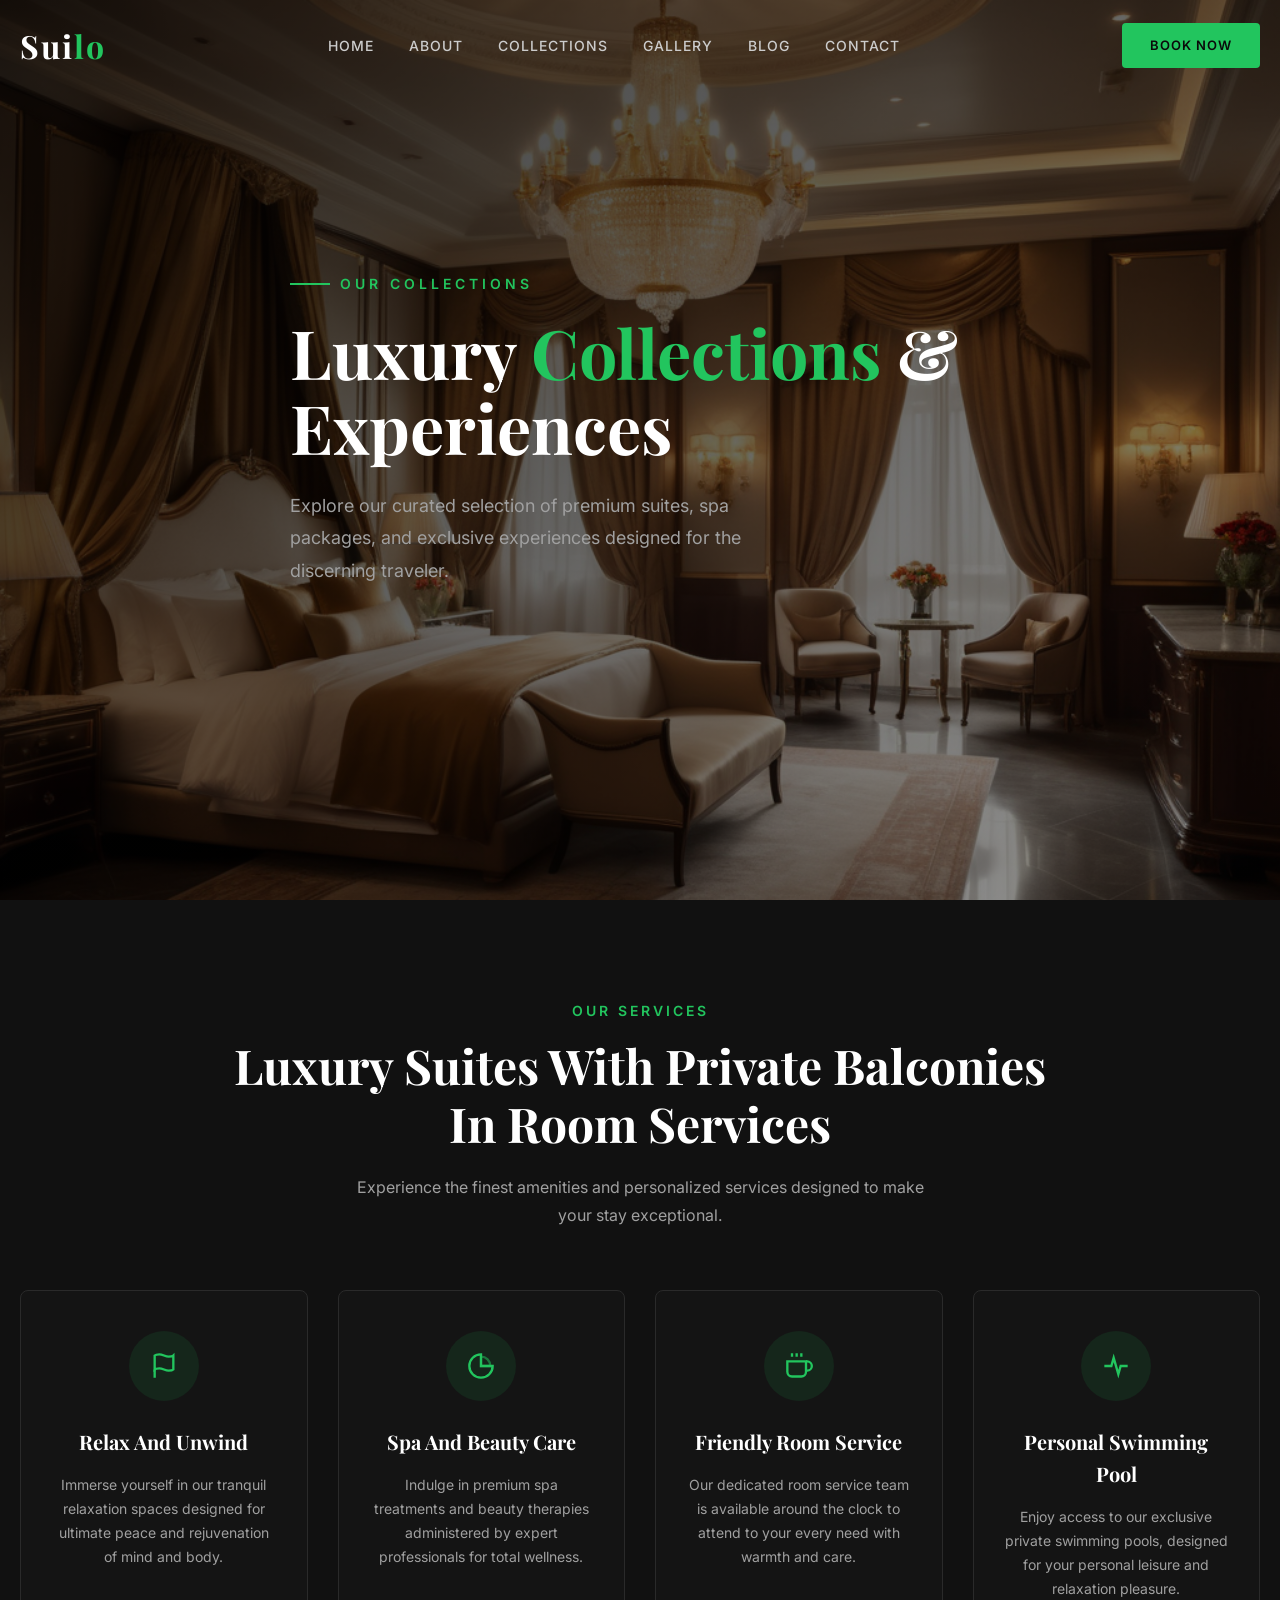
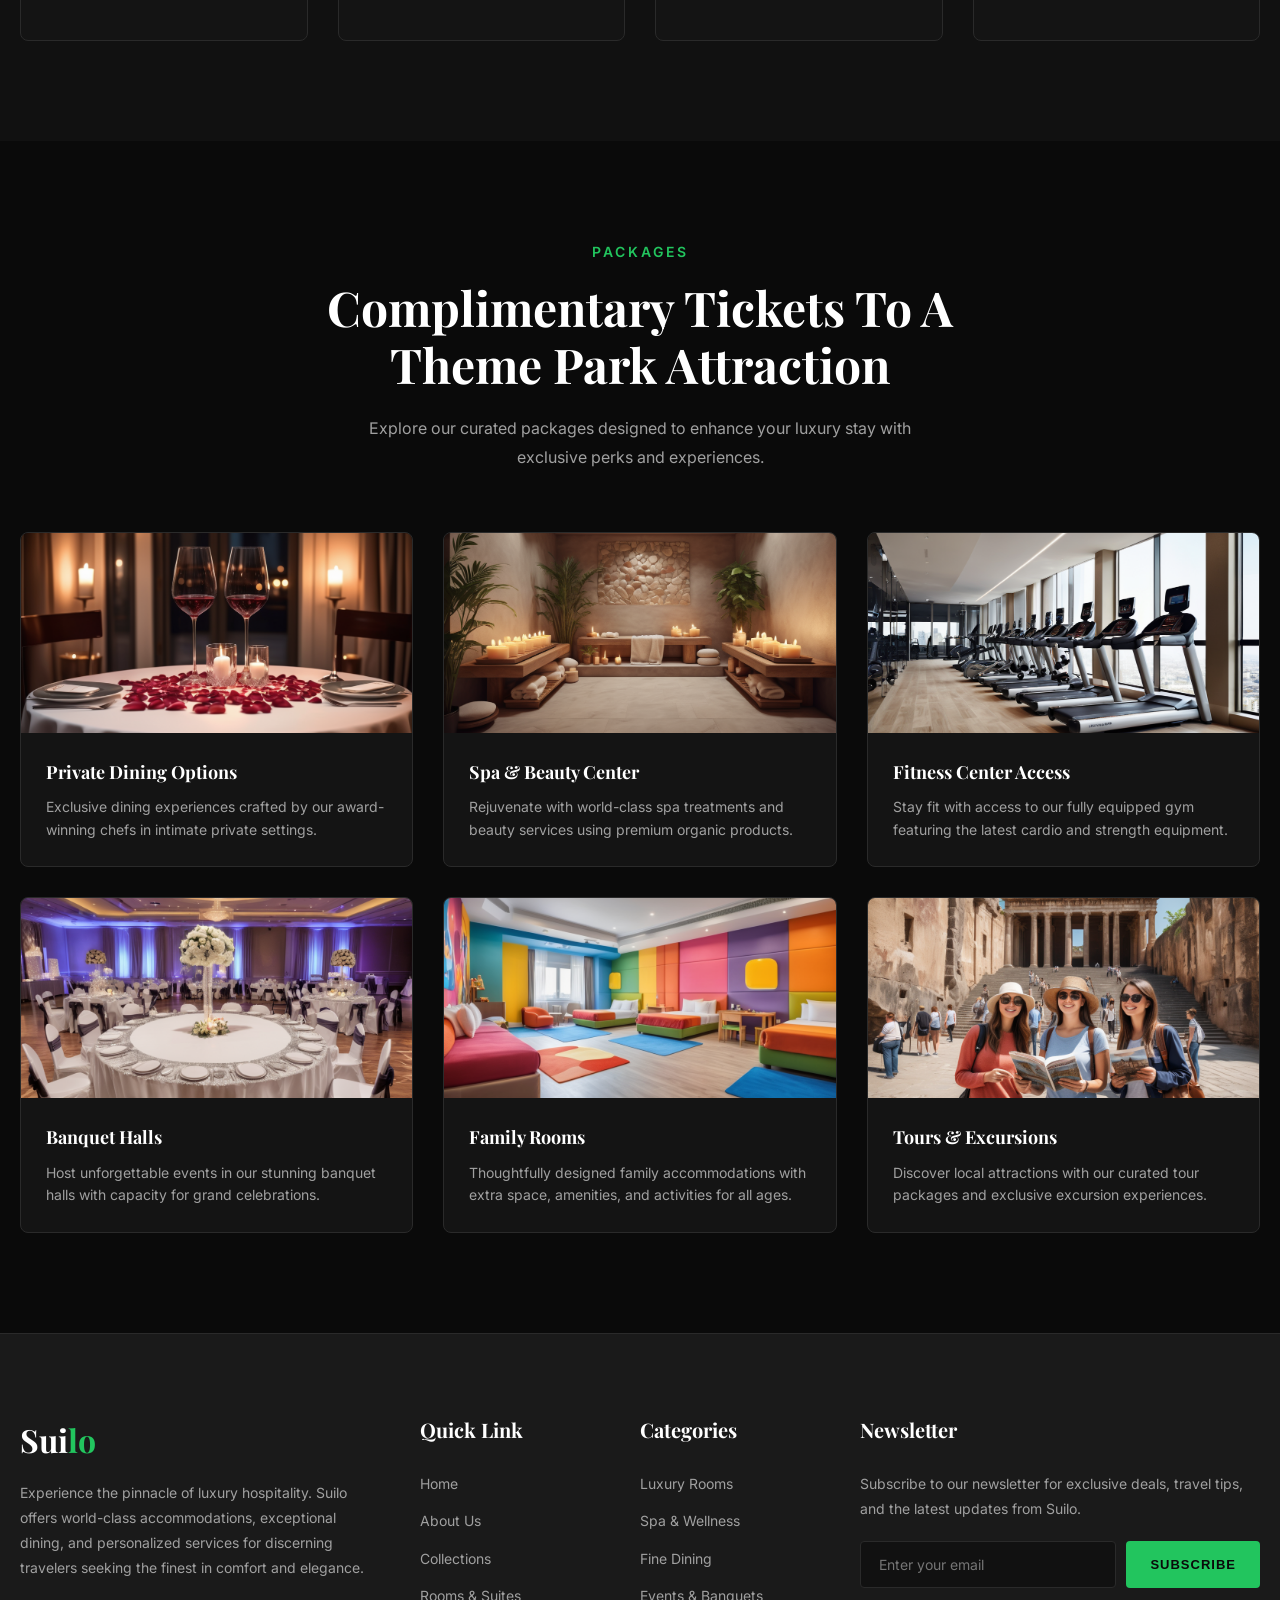
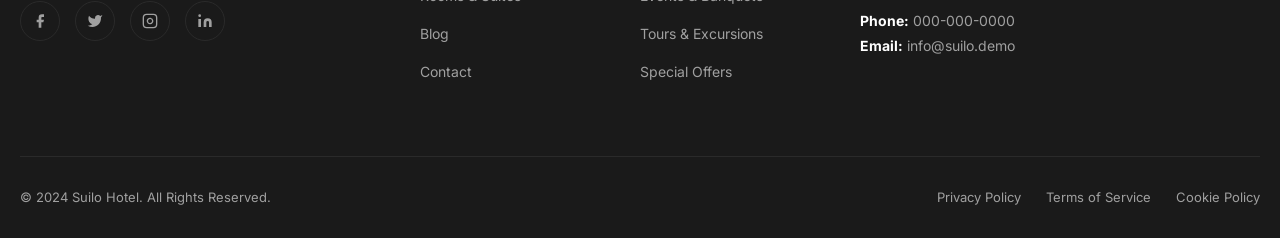
<file: collections.html>
<!DOCTYPE html>
<html lang="en">
<head>
  <meta charset="UTF-8">
  <meta name="viewport" content="width=device-width, initial-scale=1.0">
  <title>Collections - Suilo Luxury Living</title>
  <meta name="description" content="Explore Suilo luxury collections, suites, spa packages and exclusive experiences">
  <link href="https://fonts.googleapis.com/css2?family=Playfair+Display:wght@400;500;600;700&family=Inter:wght@300;400;500;600;700&display=swap" rel="stylesheet">
  <link rel="stylesheet" href="css/style.css">
</head>
<body>
  <nav class="navbar" id="navbar">
    <div class="nav-container">
      <a href="index.html" class="nav-logo">Sui<span>lo</span></a>
      <ul class="nav-links" id="navLinks">
        <li><a href="index.html">Home</a></li>
        <li><a href="about.html">About</a></li>
        <li><a href="collections.html">Collections</a></li>
        <li><a href="gallery.html">Gallery</a></li>
        <li><a href="blog.html">Blog</a></li>
        <li><a href="contact.html">Contact</a></li>
      </ul>
      <a href="contact.html" class="nav-book">Book Now</a>
      <div class="mobile-toggle" id="mobileToggle">
        <span></span>
        <span></span>
        <span></span>
      </div>
    </div>
  </nav>
  
  <!-- Page Hero -->
  <section class="hero" style="min-height: 50vh;">
    <div class="hero-bg">
      <img src="images/img_08.png" alt="Luxury suite">
    </div>
    <div class="hero-overlay"></div>
    <div class="container">
      <div class="hero-content">
        <div class="hero-label">Our Collections</div>
        <h1 class="hero-title">Luxury <span>Collections</span> & Experiences</h1>
        <p class="hero-text">Explore our curated selection of premium suites, spa packages, and exclusive experiences designed for the discerning traveler.</p>
      </div>
    </div>
  </section>

  <!-- Services Section -->
  <section class="section services" id="services">
    <div class="container">
      <div class="services-header fade-in">
        <span class="section-label">Our Services</span>
        <h2 class="section-title">Luxury Suites With Private Balconies<br>In Room Services</h2>
        <p class="section-subtitle" style="margin: 0 auto;">Experience the finest amenities and personalized services designed to make your stay exceptional.</p>
      </div>
      <div class="services-grid">
        <div class="service-card fade-in">
          <div class="service-icon"><svg width="28" height="28" viewBox="0 0 24 24" fill="none" stroke="#22c55e" stroke-width="2"><path d="M4 15s1-1 4-1 5 2 8 2 4-1 4-1V3s-1 1-4 1-5-2-8-2-4 1-4 1z"/><line x1="4" y1="22" x2="4" y2="15"/></svg></div>
          <h3>Relax And Unwind</h3>
          <p>Immerse yourself in our tranquil relaxation spaces designed for ultimate peace and rejuvenation of mind and body.</p>
        </div>
        <div class="service-card fade-in">
          <div class="service-icon"><svg width="28" height="28" viewBox="0 0 24 24" fill="none" stroke="#22c55e" stroke-width="2"><path d="M12 2a10 10 0 1 0 10 10H12V2z"/><path d="M20 12a8 8 0 0 0-8-8v8h8z" opacity="0.5"/></svg></div>
          <h3>Spa And Beauty Care</h3>
          <p>Indulge in premium spa treatments and beauty therapies administered by expert professionals for total wellness.</p>
        </div>
        <div class="service-card fade-in">
          <div class="service-icon"><svg width="28" height="28" viewBox="0 0 24 24" fill="none" stroke="#22c55e" stroke-width="2"><path d="M18 8h1a4 4 0 0 1 0 8h-1"/><path d="M2 8h16v9a4 4 0 0 1-4 4H6a4 4 0 0 1-4-4V8z"/><line x1="6" y1="1" x2="6" y2="4"/><line x1="10" y1="1" x2="10" y2="4"/><line x1="14" y1="1" x2="14" y2="4"/></svg></div>
          <h3>Friendly Room Service</h3>
          <p>Our dedicated room service team is available around the clock to attend to your every need with warmth and care.</p>
        </div>
        <div class="service-card fade-in">
          <div class="service-icon"><svg width="28" height="28" viewBox="0 0 24 24" fill="none" stroke="#22c55e" stroke-width="2"><path d="M2 12h6l2-7 4 14 2-7h6"/></svg></div>
          <h3>Personal Swimming Pool</h3>
          <p>Enjoy access to our exclusive private swimming pools, designed for your personal leisure and relaxation pleasure.</p>
        </div>
      </div>
    </div>
  </section>

  <!-- Packages Section -->
  <section class="section packages">
    <div class="container">
      <div class="packages-header fade-in">
        <span class="section-label">Packages</span>
        <h2 class="section-title">Complimentary Tickets To A<br>Theme Park Attraction</h2>
        <p class="section-subtitle" style="margin: 0 auto;">Explore our curated packages designed to enhance your luxury stay with exclusive perks and experiences.</p>
      </div>
      <div class="packages-grid">
        <div class="package-card fade-in">
          <img class="package-img" src="images/img_18.png" alt="Private dining">
          <div class="package-info"><h3>Private Dining Options</h3><p>Exclusive dining experiences crafted by our award-winning chefs in intimate private settings.</p></div>
        </div>
        <div class="package-card fade-in">
          <img class="package-img" src="images/img_19.png" alt="Spa center">
          <div class="package-info"><h3>Spa & Beauty Center</h3><p>Rejuvenate with world-class spa treatments and beauty services using premium organic products.</p></div>
        </div>
        <div class="package-card fade-in">
          <img class="package-img" src="images/img_20.png" alt="Fitness center">
          <div class="package-info"><h3>Fitness Center Access</h3><p>Stay fit with access to our fully equipped gym featuring the latest cardio and strength equipment.</p></div>
        </div>
        <div class="package-card fade-in">
          <img class="package-img" src="images/img_21.png" alt="Banquet halls">
          <div class="package-info"><h3>Banquet Halls</h3><p>Host unforgettable events in our stunning banquet halls with capacity for grand celebrations.</p></div>
        </div>
        <div class="package-card fade-in">
          <img class="package-img" src="images/img_22.png" alt="Family rooms">
          <div class="package-info"><h3>Family Rooms</h3><p>Thoughtfully designed family accommodations with extra space, amenities, and activities for all ages.</p></div>
        </div>
        <div class="package-card fade-in">
          <img class="package-img" src="images/img_23.png" alt="Tours">
          <div class="package-info"><h3>Tours & Excursions</h3><p>Discover local attractions with our curated tour packages and exclusive excursion experiences.</p></div>
        </div>
      </div>
    </div>
  </section>

  <footer class="footer">
    <div class="container">
      <div class="footer-grid">
        <div class="footer-col">
          <span class="footer-logo">Sui<span>lo</span></span>
          <p>Experience the pinnacle of luxury hospitality. Suilo offers world-class accommodations, exceptional dining, and personalized services for discerning travelers seeking the finest in comfort and elegance.</p>
          <div class="social-icons">
            <a href="#" aria-label="Facebook"><svg width="16" height="16" viewBox="0 0 24 24" fill="currentColor"><path d="M18 2h-3a5 5 0 0 0-5 5v3H7v4h3v8h4v-8h3l1-4h-4V7a1 1 0 0 1 1-1h3z"/></svg></a>
            <a href="#" aria-label="Twitter"><svg width="16" height="16" viewBox="0 0 24 24" fill="currentColor"><path d="M23 3a10.9 10.9 0 0 1-3.14 1.53 4.48 4.48 0 0 0-7.86 3v1A10.66 10.66 0 0 1 3 4s-4 9 5 13a11.64 11.64 0 0 1-7 2c9 5 20 0 20-11.5a4.5 4.5 0 0 0-.08-.83A7.72 7.72 0 0 0 23 3z"/></svg></a>
            <a href="#" aria-label="Instagram"><svg width="16" height="16" viewBox="0 0 24 24" fill="none" stroke="currentColor" stroke-width="2"><rect x="2" y="2" width="20" height="20" rx="5" ry="5"/><path d="M16 11.37A4 4 0 1 1 12.63 8 4 4 0 0 1 16 11.37z"/><line x1="17.5" y1="6.5" x2="17.51" y2="6.5"/></svg></a>
            <a href="#" aria-label="LinkedIn"><svg width="16" height="16" viewBox="0 0 24 24" fill="currentColor"><path d="M16 8a6 6 0 0 1 6 6v7h-4v-7a2 2 0 0 0-2-2 2 2 0 0 0-2 2v7h-4v-7a6 6 0 0 1 6-6z"/><rect x="2" y="9" width="4" height="12"/><circle cx="4" cy="4" r="2"/></svg></a>
          </div>
        </div>
        <div class="footer-col">
          <h4>Quick Link</h4>
          <ul>
            <li><a href="index.html">Home</a></li>
            <li><a href="about.html">About Us</a></li>
            <li><a href="collections.html">Collections</a></li>
            <li><a href="gallery.html">Rooms & Suites</a></li>
            <li><a href="blog.html">Blog</a></li>
            <li><a href="contact.html">Contact</a></li>
          </ul>
        </div>
        <div class="footer-col">
          <h4>Categories</h4>
          <ul>
            <li><a href="collections.html">Luxury Rooms</a></li>
            <li><a href="collections.html">Spa & Wellness</a></li>
            <li><a href="collections.html">Fine Dining</a></li>
            <li><a href="collections.html">Events & Banquets</a></li>
            <li><a href="collections.html">Tours & Excursions</a></li>
            <li><a href="collections.html">Special Offers</a></li>
          </ul>
        </div>
        <div class="footer-col">
          <h4>Newsletter</h4>
          <p>Subscribe to our newsletter for exclusive deals, travel tips, and the latest updates from Suilo.</p>
          <div class="newsletter-form">
            <input type="email" placeholder="Enter your email">
            <button type="button">Subscribe</button>
          </div>
          <p style="margin-top: 20px;">
            <strong style="color: var(--text);">Phone:</strong> 000-000-0000<br>
            <strong style="color: var(--text);">Email:</strong> info@suilo.demo
          </p>
        </div>
      </div>
      <div class="footer-bottom">
        <p>&copy; 2024 Suilo Hotel. All Rights Reserved.</p>
        <div class="footer-bottom-links">
          <a href="#">Privacy Policy</a>
          <a href="#">Terms of Service</a>
          <a href="#">Cookie Policy</a>
        </div>
      </div>
    </div>
  </footer>
  <script src="js/main.js"></script>
</body>
</html>
</file>
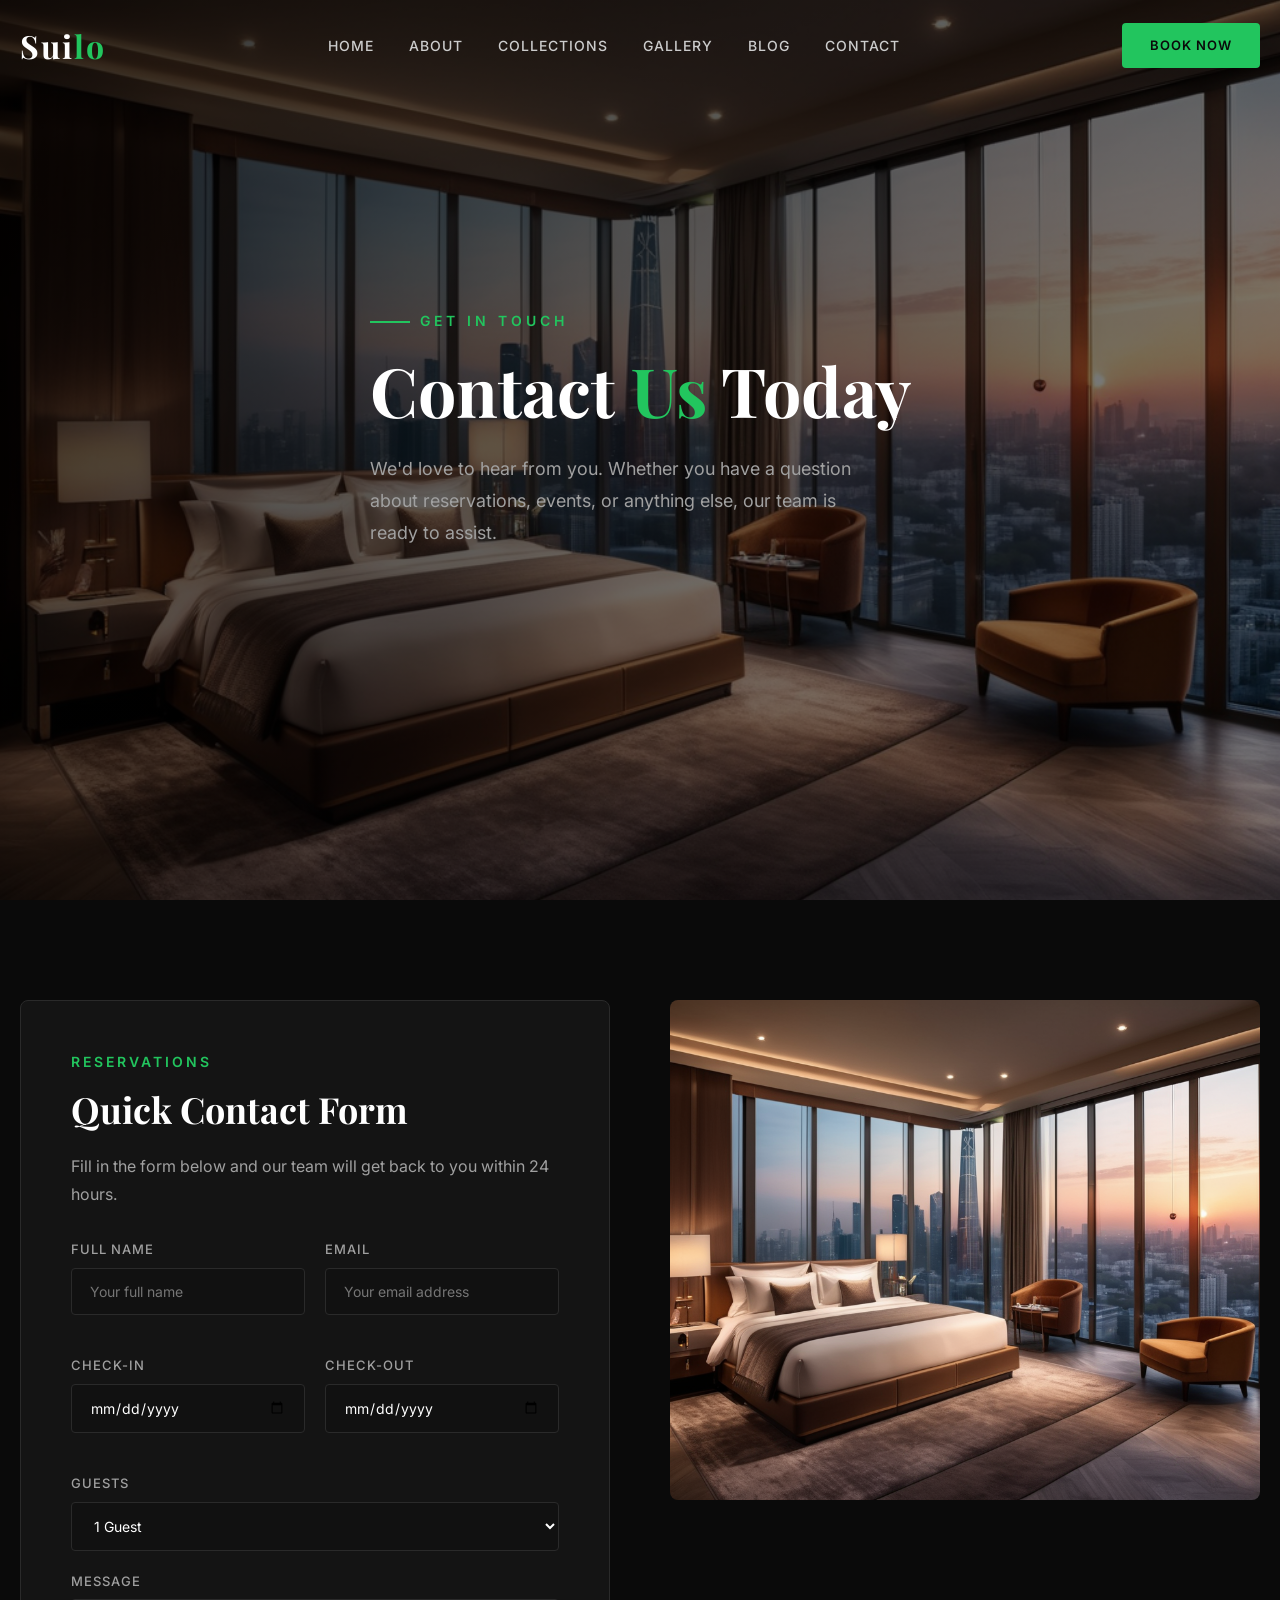
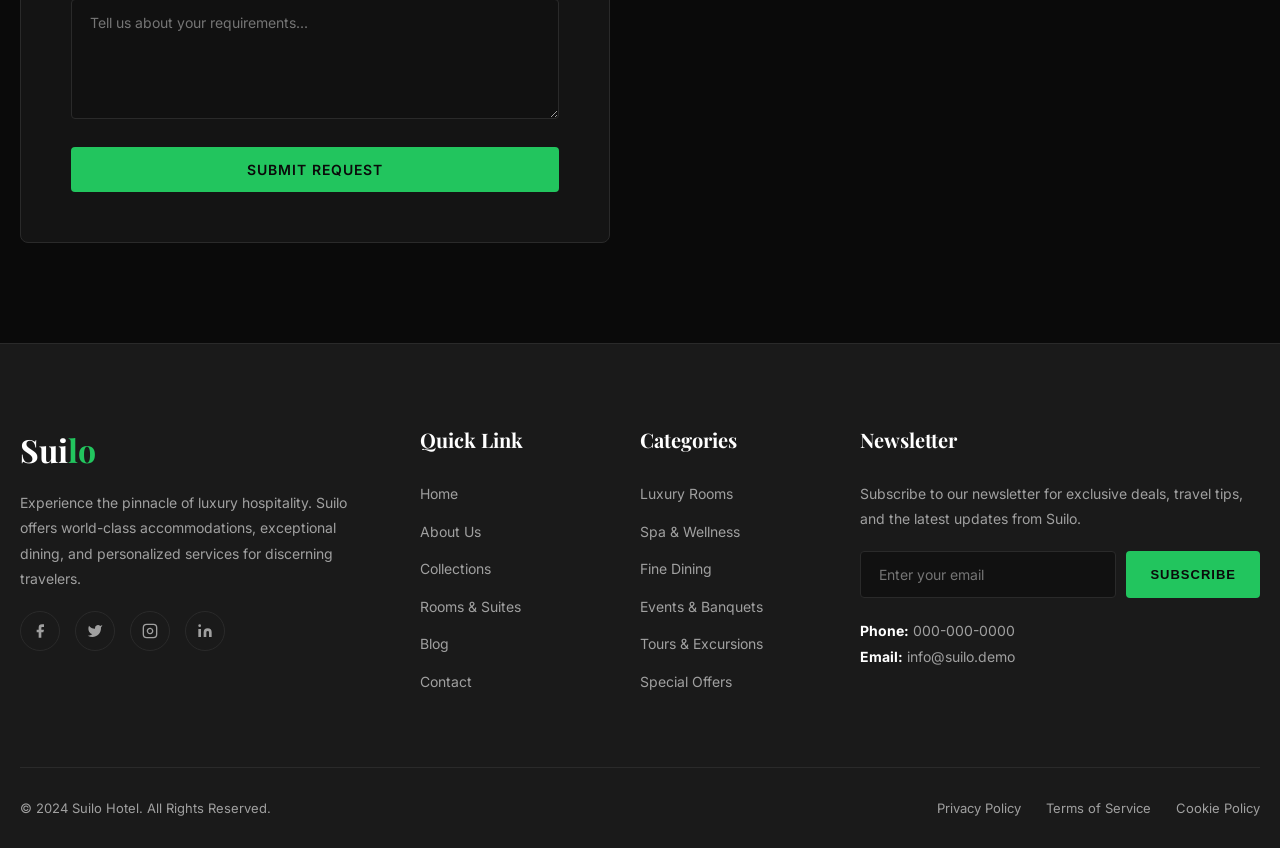
<file: contact.html>
<!DOCTYPE html>
<html lang="en">
<head>
  <meta charset="UTF-8">
  <meta name="viewport" content="width=device-width, initial-scale=1.0">
  <title>Contact - Suilo Luxury Living</title>
  <meta name="description" content="Contact Suilo for reservations, inquiries, and personalized luxury experiences">
  <link href="https://fonts.googleapis.com/css2?family=Playfair+Display:wght@400;500;600;700&family=Inter:wght@300;400;500;600;700&display=swap" rel="stylesheet">
  <link rel="stylesheet" href="css/style.css">
</head>
<body>
  <nav class="navbar" id="navbar">
    <div class="nav-container">
      <a href="index.html" class="nav-logo">Sui<span>lo</span></a>
      <ul class="nav-links" id="navLinks">
        <li><a href="index.html">Home</a></li>
        <li><a href="about.html">About</a></li>
        <li><a href="collections.html">Collections</a></li>
        <li><a href="gallery.html">Gallery</a></li>
        <li><a href="blog.html">Blog</a></li>
        <li><a href="contact.html">Contact</a></li>
      </ul>
      <a href="contact.html" class="nav-book">Book Now</a>
      <div class="mobile-toggle" id="mobileToggle">
        <span></span><span></span><span></span>
      </div>
    </div>
  </nav>
  
  <!-- Page Hero -->
  <section class="hero" style="min-height: 50vh;">
    <div class="hero-bg">
      <img src="images/img_11.png" alt="Contact hero">
    </div>
    <div class="hero-overlay"></div>
    <div class="container">
      <div class="hero-content">
        <div class="hero-label">Get In Touch</div>
        <h1 class="hero-title">Contact <span>Us</span> Today</h1>
        <p class="hero-text">We'd love to hear from you. Whether you have a question about reservations, events, or anything else, our team is ready to assist.</p>
      </div>
    </div>
  </section>

  <!-- Contact Section -->
  <section class="section contact" id="contact">
    <div class="container">
      <div class="contact-grid">
        <div class="contact-form fade-left">
          <span class="section-label">Reservations</span>
          <h2 class="section-title" style="font-size: 36px;">Quick Contact Form</h2>
          <p class="section-subtitle" style="margin-bottom: 30px;">Fill in the form below and our team will get back to you within 24 hours.</p>
          <form id="contactForm">
            <div class="form-row">
              <div class="form-group">
                <label>Full Name</label>
                <input type="text" placeholder="Your full name">
              </div>
              <div class="form-group">
                <label>Email</label>
                <input type="email" placeholder="Your email address">
              </div>
            </div>
            <div class="form-row">
              <div class="form-group">
                <label>Check-in</label>
                <input type="date">
              </div>
              <div class="form-group">
                <label>Check-out</label>
                <input type="date">
              </div>
            </div>
            <div class="form-group">
              <label>Guests</label>
              <select>
                <option>1 Guest</option>
                <option>2 Guests</option>
                <option>3 Guests</option>
                <option>4 Guests</option>
                <option>5+ Guests</option>
              </select>
            </div>
            <div class="form-group">
              <label>Message</label>
              <textarea placeholder="Tell us about your requirements..."></textarea>
            </div>
            <button type="submit" class="btn btn-primary" style="width: 100%;">Submit Request</button>
          </form>
        </div>
        <div class="contact-image fade-right">
          <img src="images/img_11.png" alt="Luxury hotel room">
        </div>
      </div>
    </div>
  </section>

  <footer class="footer">
    <div class="container">
      <div class="footer-grid">
        <div class="footer-col">
          <span class="footer-logo">Sui<span>lo</span></span>
          <p>Experience the pinnacle of luxury hospitality. Suilo offers world-class accommodations, exceptional dining, and personalized services for discerning travelers.</p>
          <div class="social-icons">
            <a href="#" aria-label="Facebook"><svg width="16" height="16" viewBox="0 0 24 24" fill="currentColor"><path d="M18 2h-3a5 5 0 0 0-5 5v3H7v4h3v8h4v-8h3l1-4h-4V7a1 1 0 0 1 1-1h3z"/></svg></a>
            <a href="#" aria-label="Twitter"><svg width="16" height="16" viewBox="0 0 24 24" fill="currentColor"><path d="M23 3a10.9 10.9 0 0 1-3.14 1.53 4.48 4.48 0 0 0-7.86 3v1A10.66 10.66 0 0 1 3 4s-4 9 5 13a11.64 11.64 0 0 1-7 2c9 5 20 0 20-11.5a4.5 4.5 0 0 0-.08-.83A7.72 7.72 0 0 0 23 3z"/></svg></a>
            <a href="#" aria-label="Instagram"><svg width="16" height="16" viewBox="0 0 24 24" fill="none" stroke="currentColor" stroke-width="2"><rect x="2" y="2" width="20" height="20" rx="5" ry="5"/><path d="M16 11.37A4 4 0 1 1 12.63 8 4 4 0 0 1 16 11.37z"/><line x1="17.5" y1="6.5" x2="17.51" y2="6.5"/></svg></a>
            <a href="#" aria-label="LinkedIn"><svg width="16" height="16" viewBox="0 0 24 24" fill="currentColor"><path d="M16 8a6 6 0 0 1 6 6v7h-4v-7a2 2 0 0 0-2-2 2 2 0 0 0-2 2v7h-4v-7a6 6 0 0 1 6-6z"/><rect x="2" y="9" width="4" height="12"/><circle cx="4" cy="4" r="2"/></svg></a>
          </div>
        </div>
        <div class="footer-col">
          <h4>Quick Link</h4>
          <ul>
            <li><a href="index.html">Home</a></li>
            <li><a href="about.html">About Us</a></li>
            <li><a href="collections.html">Collections</a></li>
            <li><a href="gallery.html">Rooms & Suites</a></li>
            <li><a href="blog.html">Blog</a></li>
            <li><a href="contact.html">Contact</a></li>
          </ul>
        </div>
        <div class="footer-col">
          <h4>Categories</h4>
          <ul>
            <li><a href="collections.html">Luxury Rooms</a></li>
            <li><a href="collections.html">Spa & Wellness</a></li>
            <li><a href="collections.html">Fine Dining</a></li>
            <li><a href="collections.html">Events & Banquets</a></li>
            <li><a href="collections.html">Tours & Excursions</a></li>
            <li><a href="collections.html">Special Offers</a></li>
          </ul>
        </div>
        <div class="footer-col">
          <h4>Newsletter</h4>
          <p>Subscribe to our newsletter for exclusive deals, travel tips, and the latest updates from Suilo.</p>
          <div class="newsletter-form">
            <input type="email" placeholder="Enter your email">
            <button type="button">Subscribe</button>
          </div>
          <p style="margin-top: 20px;">
            <strong style="color: var(--text);">Phone:</strong> 000-000-0000<br>
            <strong style="color: var(--text);">Email:</strong> info@suilo.demo
          </p>
        </div>
      </div>
      <div class="footer-bottom">
        <p>&copy; 2024 Suilo Hotel. All Rights Reserved.</p>
        <div class="footer-bottom-links">
          <a href="#">Privacy Policy</a>
          <a href="#">Terms of Service</a>
          <a href="#">Cookie Policy</a>
        </div>
      </div>
    </div>
  </footer>
  <script src="js/main.js"></script>
</body>
</html>
</file>
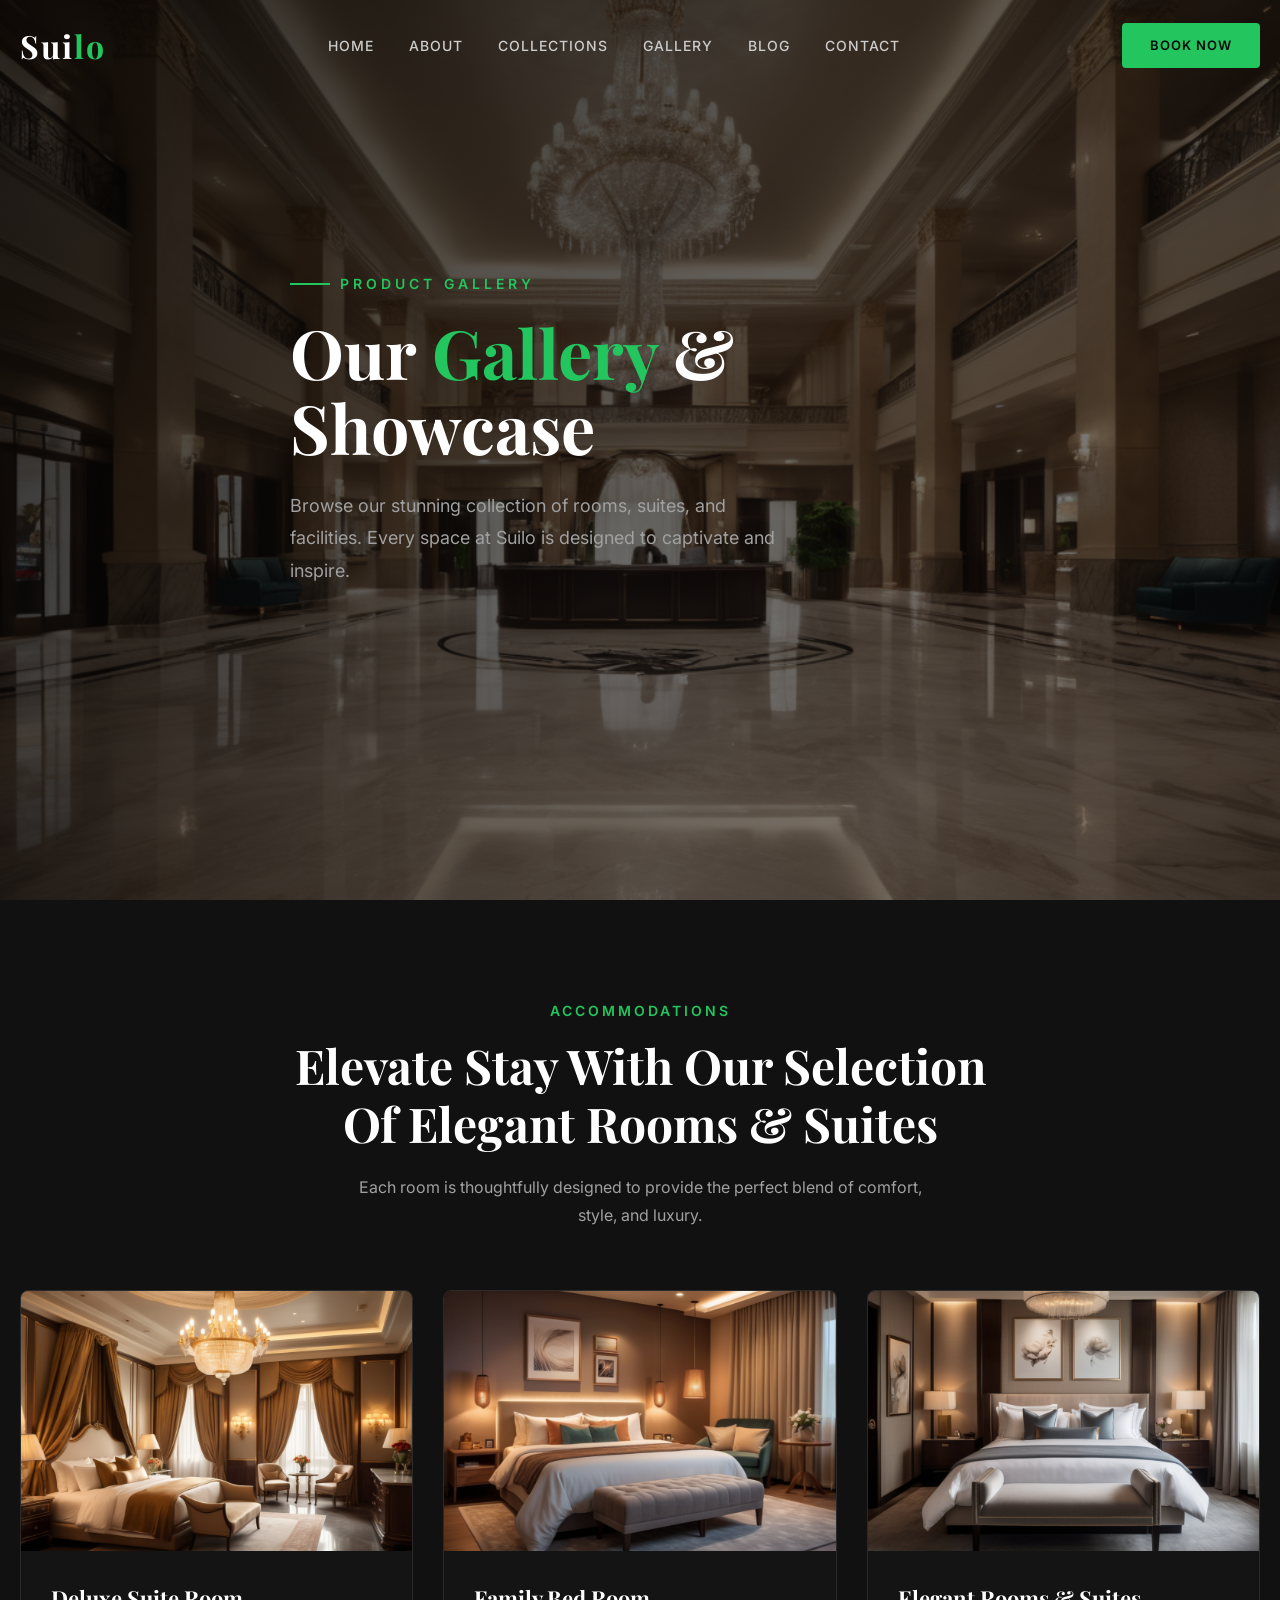
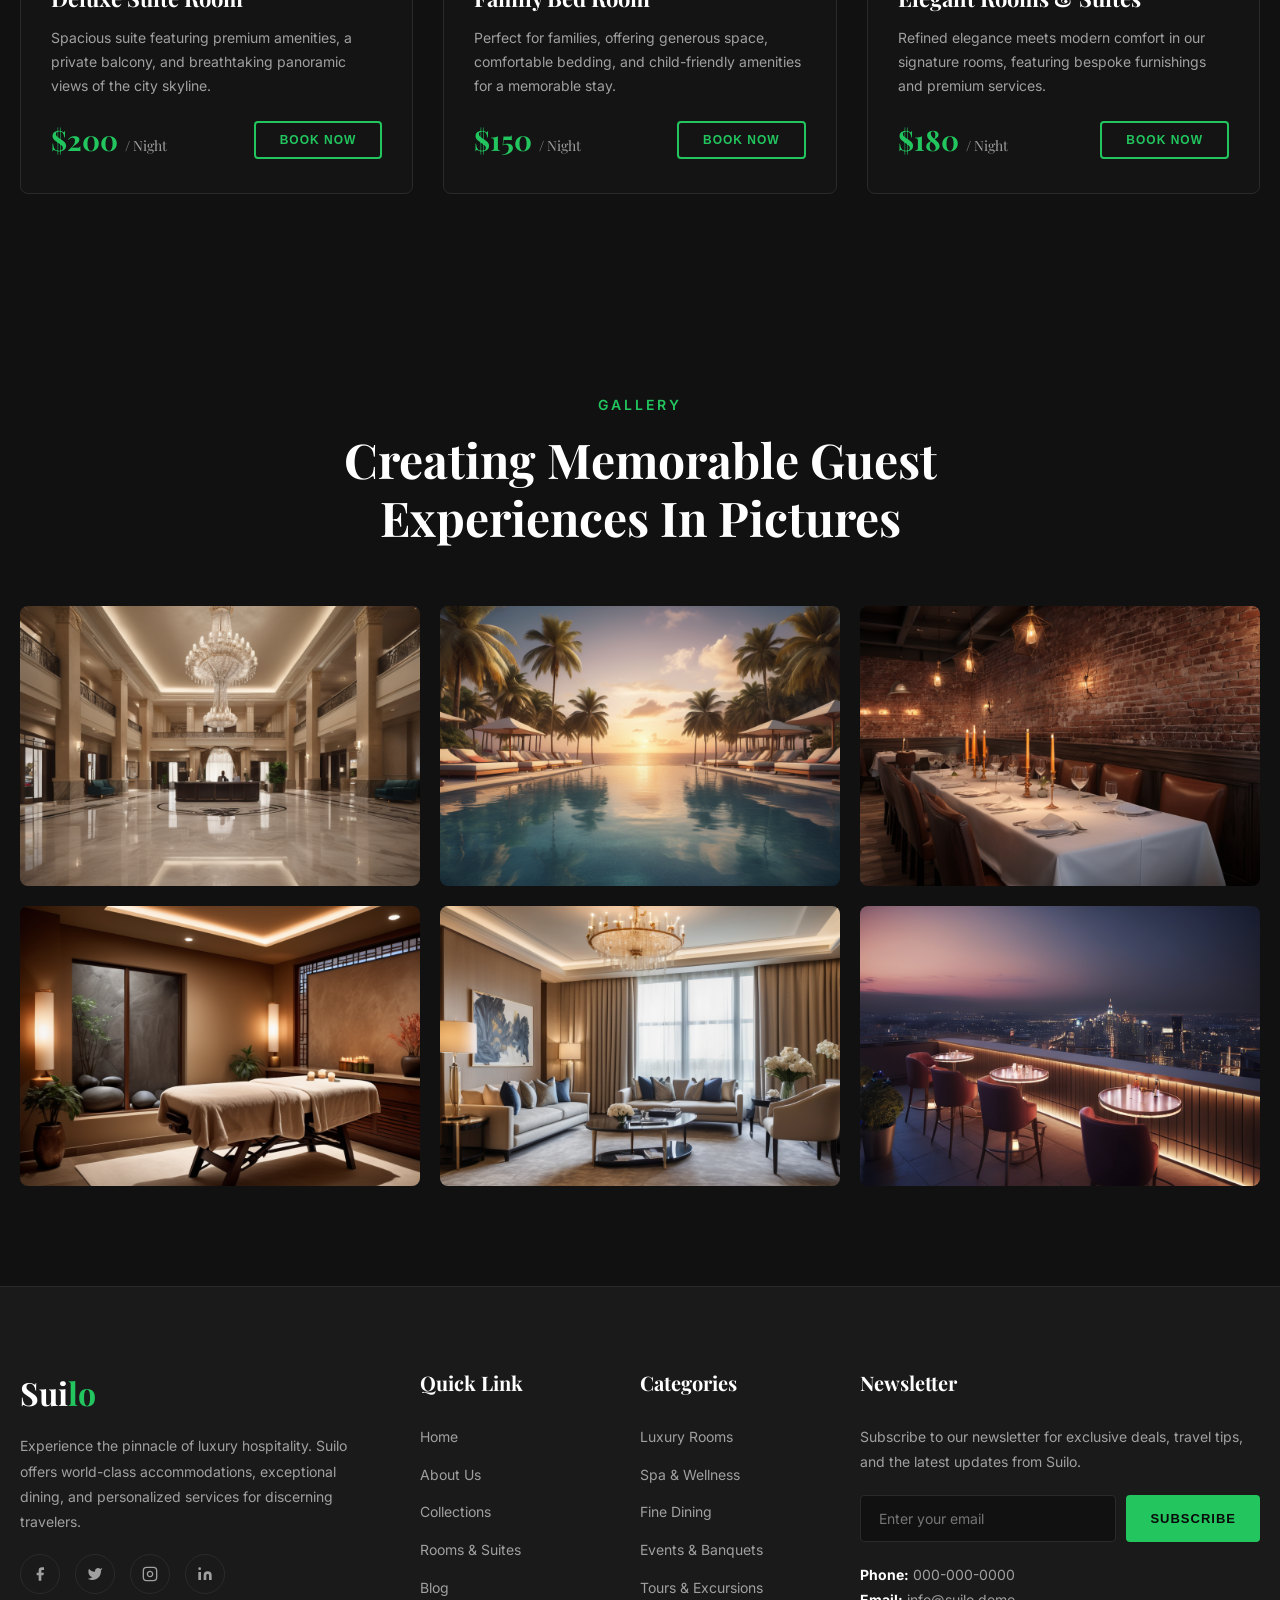
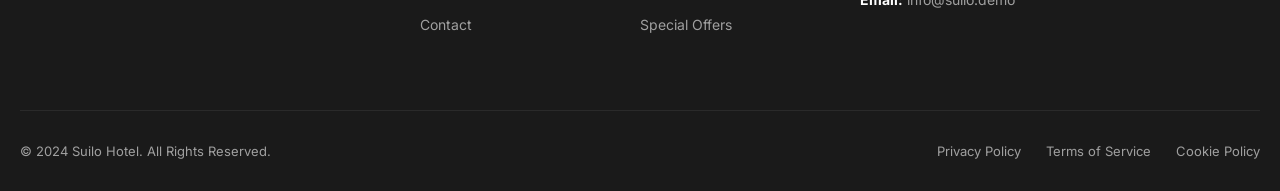
<file: gallery.html>
<!DOCTYPE html>
<html lang="en">
<head>
  <meta charset="UTF-8">
  <meta name="viewport" content="width=device-width, initial-scale=1.0">
  <title>Gallery - Suilo Luxury Living</title>
  <meta name="description" content="Explore Suilo's stunning gallery of luxury rooms, suites, pools, and facilities">
  <link href="https://fonts.googleapis.com/css2?family=Playfair+Display:wght@400;500;600;700&family=Inter:wght@300;400;500;600;700&display=swap" rel="stylesheet">
  <link rel="stylesheet" href="css/style.css">
</head>
<body>
  <nav class="navbar" id="navbar">
    <div class="nav-container">
      <a href="index.html" class="nav-logo">Sui<span>lo</span></a>
      <ul class="nav-links" id="navLinks">
        <li><a href="index.html">Home</a></li>
        <li><a href="about.html">About</a></li>
        <li><a href="collections.html">Collections</a></li>
        <li><a href="gallery.html">Gallery</a></li>
        <li><a href="blog.html">Blog</a></li>
        <li><a href="contact.html">Contact</a></li>
      </ul>
      <a href="contact.html" class="nav-book">Book Now</a>
      <div class="mobile-toggle" id="mobileToggle">
        <span></span><span></span><span></span>
      </div>
    </div>
  </nav>
  
  <!-- Page Hero -->
  <section class="hero" style="min-height: 50vh;">
    <div class="hero-bg">
      <img src="images/img_12.png" alt="Gallery hero">
    </div>
    <div class="hero-overlay"></div>
    <div class="container">
      <div class="hero-content">
        <div class="hero-label">Product Gallery</div>
        <h1 class="hero-title">Our <span>Gallery</span> & Showcase</h1>
        <p class="hero-text">Browse our stunning collection of rooms, suites, and facilities. Every space at Suilo is designed to captivate and inspire.</p>
      </div>
    </div>
  </section>

  <!-- Rooms Section -->
  <section class="section rooms" id="rooms">
    <div class="container">
      <div class="rooms-header fade-in">
        <span class="section-label">Accommodations</span>
        <h2 class="section-title">Elevate Stay With Our Selection<br>Of Elegant Rooms & Suites</h2>
        <p class="section-subtitle" style="margin: 0 auto;">Each room is thoughtfully designed to provide the perfect blend of comfort, style, and luxury.</p>
      </div>
      <div class="rooms-grid">
        <div class="room-card fade-in">
          <div class="room-img-wrapper">
            <img class="room-img" src="images/img_08.png" alt="Deluxe Suite Room">
          </div>
          <div class="room-info">
            <h3>Deluxe Suite Room</h3>
            <p>Spacious suite featuring premium amenities, a private balcony, and breathtaking panoramic views of the city skyline.</p>
            <div class="room-price">
              <div class="price">$200 <span>/ Night</span></div>
              <button class="book-btn">Book Now</button>
            </div>
          </div>
        </div>
        <div class="room-card fade-in">
          <div class="room-img-wrapper">
            <img class="room-img" src="images/img_09.png" alt="Family Bed Room">
          </div>
          <div class="room-info">
            <h3>Family Bed Room</h3>
            <p>Perfect for families, offering generous space, comfortable bedding, and child-friendly amenities for a memorable stay.</p>
            <div class="room-price">
              <div class="price">$150 <span>/ Night</span></div>
              <button class="book-btn">Book Now</button>
            </div>
          </div>
        </div>
        <div class="room-card fade-in">
          <div class="room-img-wrapper">
            <img class="room-img" src="images/img_10.png" alt="Elegant Rooms and Suites">
          </div>
          <div class="room-info">
            <h3>Elegant Rooms & Suites</h3>
            <p>Refined elegance meets modern comfort in our signature rooms, featuring bespoke furnishings and premium services.</p>
            <div class="room-price">
              <div class="price">$180 <span>/ Night</span></div>
              <button class="book-btn">Book Now</button>
            </div>
          </div>
        </div>
      </div>
    </div>
  </section>

  <!-- Gallery Section -->
  <section class="section gallery">
    <div class="container">
      <div class="gallery-header fade-in">
        <span class="section-label">Gallery</span>
        <h2 class="section-title">Creating Memorable Guest<br>Experiences In Pictures</h2>
      </div>
      <div class="gallery-grid">
        <div class="gallery-item scale-in"><img src="images/img_12.png" alt="Hotel grand lobby"></div>
        <div class="gallery-item scale-in"><img src="images/img_13.png" alt="Resort swimming pool"></div>
        <div class="gallery-item scale-in"><img src="images/img_14.png" alt="Fine dining restaurant"></div>
        <div class="gallery-item scale-in"><img src="images/img_15.png" alt="Luxury spa treatment room"></div>
        <div class="gallery-item scale-in"><img src="images/img_16.png" alt="Hotel suite living area"></div>
        <div class="gallery-item scale-in"><img src="images/img_17.png" alt="Rooftop bar with city view"></div>
      </div>
    </div>
  </section>

  <footer class="footer">
    <div class="container">
      <div class="footer-grid">
        <div class="footer-col">
          <span class="footer-logo">Sui<span>lo</span></span>
          <p>Experience the pinnacle of luxury hospitality. Suilo offers world-class accommodations, exceptional dining, and personalized services for discerning travelers.</p>
          <div class="social-icons">
            <a href="#" aria-label="Facebook"><svg width="16" height="16" viewBox="0 0 24 24" fill="currentColor"><path d="M18 2h-3a5 5 0 0 0-5 5v3H7v4h3v8h4v-8h3l1-4h-4V7a1 1 0 0 1 1-1h3z"/></svg></a>
            <a href="#" aria-label="Twitter"><svg width="16" height="16" viewBox="0 0 24 24" fill="currentColor"><path d="M23 3a10.9 10.9 0 0 1-3.14 1.53 4.48 4.48 0 0 0-7.86 3v1A10.66 10.66 0 0 1 3 4s-4 9 5 13a11.64 11.64 0 0 1-7 2c9 5 20 0 20-11.5a4.5 4.5 0 0 0-.08-.83A7.72 7.72 0 0 0 23 3z"/></svg></a>
            <a href="#" aria-label="Instagram"><svg width="16" height="16" viewBox="0 0 24 24" fill="none" stroke="currentColor" stroke-width="2"><rect x="2" y="2" width="20" height="20" rx="5" ry="5"/><path d="M16 11.37A4 4 0 1 1 12.63 8 4 4 0 0 1 16 11.37z"/><line x1="17.5" y1="6.5" x2="17.51" y2="6.5"/></svg></a>
            <a href="#" aria-label="LinkedIn"><svg width="16" height="16" viewBox="0 0 24 24" fill="currentColor"><path d="M16 8a6 6 0 0 1 6 6v7h-4v-7a2 2 0 0 0-2-2 2 2 0 0 0-2 2v7h-4v-7a6 6 0 0 1 6-6z"/><rect x="2" y="9" width="4" height="12"/><circle cx="4" cy="4" r="2"/></svg></a>
          </div>
        </div>
        <div class="footer-col">
          <h4>Quick Link</h4>
          <ul>
            <li><a href="index.html">Home</a></li>
            <li><a href="about.html">About Us</a></li>
            <li><a href="collections.html">Collections</a></li>
            <li><a href="gallery.html">Rooms & Suites</a></li>
            <li><a href="blog.html">Blog</a></li>
            <li><a href="contact.html">Contact</a></li>
          </ul>
        </div>
        <div class="footer-col">
          <h4>Categories</h4>
          <ul>
            <li><a href="collections.html">Luxury Rooms</a></li>
            <li><a href="collections.html">Spa & Wellness</a></li>
            <li><a href="collections.html">Fine Dining</a></li>
            <li><a href="collections.html">Events & Banquets</a></li>
            <li><a href="collections.html">Tours & Excursions</a></li>
            <li><a href="collections.html">Special Offers</a></li>
          </ul>
        </div>
        <div class="footer-col">
          <h4>Newsletter</h4>
          <p>Subscribe to our newsletter for exclusive deals, travel tips, and the latest updates from Suilo.</p>
          <div class="newsletter-form">
            <input type="email" placeholder="Enter your email">
            <button type="button">Subscribe</button>
          </div>
          <p style="margin-top: 20px;">
            <strong style="color: var(--text);">Phone:</strong> 000-000-0000<br>
            <strong style="color: var(--text);">Email:</strong> info@suilo.demo
          </p>
        </div>
      </div>
      <div class="footer-bottom">
        <p>&copy; 2024 Suilo Hotel. All Rights Reserved.</p>
        <div class="footer-bottom-links">
          <a href="#">Privacy Policy</a>
          <a href="#">Terms of Service</a>
          <a href="#">Cookie Policy</a>
        </div>
      </div>
    </div>
  </footer>
  <script src="js/main.js"></script>
</body>
</html>
</file>
<file: css/style.css>
:root {
      --primary: #0a0a0a;
      --primary-light: #1a1a1a;
      --secondary: #111111;
      --accent: #22c55e;
      --accent-dark: #16a34a;
      --gold: #d4af37;
      --gold-light: #f0d060;
      --text: #ffffff;
      --text-muted: #a0a0a0;
      --text-dark: #cccccc;
      --border: #2a2a2a;
      --card-bg: #141414;
      --overlay: rgba(0, 0, 0, 0.6);
      --font-heading: 'Playfair Display', serif;
      --font-body: 'Inter', sans-serif;
      --transition: all 0.3s ease;
    }

    * {
      margin: 0;
      padding: 0;
      box-sizing: border-box;
    }

    html {
      scroll-behavior: smooth;
    }

    body {
      font-family: var(--font-body);
      background-color: var(--primary);
      color: var(--text);
      line-height: 1.6;
      overflow-x: hidden;
    }

    a {
      text-decoration: none;
      color: inherit;
      transition: var(--transition);
    }

    img {
      max-width: 100%;
      height: auto;
      display: block;
    }

    .container {
      max-width: 1280px;
      margin: 0 auto;
      padding: 0 20px;
    }

    /* Scroll Animations */
    .fade-in {
      opacity: 0;
      transform: translateY(40px);
      transition: opacity 0.8s ease, transform 0.8s ease;
    }

    .fade-in.visible {
      opacity: 1;
      transform: translateY(0);
    }

    .fade-left {
      opacity: 0;
      transform: translateX(-40px);
      transition: opacity 0.8s ease, transform 0.8s ease;
    }

    .fade-left.visible {
      opacity: 1;
      transform: translateX(0);
    }

    .fade-right {
      opacity: 0;
      transform: translateX(40px);
      transition: opacity 0.8s ease, transform 0.8s ease;
    }

    .fade-right.visible {
      opacity: 1;
      transform: translateX(0);
    }

    .scale-in {
      opacity: 0;
      transform: scale(0.9);
      transition: opacity 0.6s ease, transform 0.6s ease;
    }

    .scale-in.visible {
      opacity: 1;
      transform: scale(1);
    }

    /* Section Styles */
    .section {
      padding: 100px 0;
    }

    .section-label {
      font-family: var(--font-body);
      font-size: 14px;
      font-weight: 600;
      text-transform: uppercase;
      letter-spacing: 3px;
      color: var(--accent);
      margin-bottom: 15px;
      display: block;
    }

    .section-title {
      font-family: var(--font-heading);
      font-size: 48px;
      font-weight: 700;
      line-height: 1.2;
      margin-bottom: 20px;
      color: var(--text);
    }

    .section-subtitle {
      font-size: 16px;
      color: var(--text-muted);
      max-width: 600px;
      line-height: 1.8;
    }

    .btn {
      display: inline-block;
      padding: 14px 36px;
      border-radius: 4px;
      font-weight: 600;
      font-size: 14px;
      text-transform: uppercase;
      letter-spacing: 1px;
      transition: var(--transition);
      cursor: pointer;
      border: none;
      font-family: var(--font-body);
    }

    .btn-primary {
      background: var(--accent);
      color: var(--primary);
    }

    .btn-primary:hover {
      background: var(--accent-dark);
      transform: translateY(-2px);
      box-shadow: 0 10px 30px rgba(34, 197, 94, 0.3);
    }

    .btn-outline {
      background: transparent;
      color: var(--text);
      border: 2px solid var(--accent);
    }

    .btn-outline:hover {
      background: var(--accent);
      color: var(--primary);
    }

    .btn-gold {
      background: var(--gold);
      color: var(--primary);
    }

    .btn-gold:hover {
      background: var(--gold-light);
      transform: translateY(-2px);
      box-shadow: 0 10px 30px rgba(212, 175, 55, 0.3);
    }

    /* ==================== NAVIGATION ==================== */
    .navbar {
      position: fixed;
      top: 0;
      left: 0;
      width: 100%;
      z-index: 1000;
      padding: 20px 0;
      transition: var(--transition);
    }

    .navbar.scrolled {
      background: rgba(10, 10, 10, 0.95);
      backdrop-filter: blur(10px);
      padding: 15px 0;
      border-bottom: 1px solid var(--border);
    }

    .nav-container {
      max-width: 1280px;
      margin: 0 auto;
      padding: 0 20px;
      display: flex;
      align-items: center;
      justify-content: space-between;
    }

    .nav-logo {
      font-family: var(--font-heading);
      font-size: 32px;
      font-weight: 700;
      color: var(--text);
      letter-spacing: 2px;
    }

    .nav-logo span {
      color: var(--accent);
    }

    .nav-links {
      display: flex;
      align-items: center;
      gap: 35px;
      list-style: none;
    }

    .nav-links a {
      font-size: 14px;
      font-weight: 500;
      text-transform: uppercase;
      letter-spacing: 1px;
      color: var(--text-dark);
      position: relative;
    }

    .nav-links a::after {
      content: '';
      position: absolute;
      bottom: -5px;
      left: 0;
      width: 0;
      height: 2px;
      background: var(--accent);
      transition: var(--transition);
    }

    .nav-links a:hover {
      color: var(--accent);
    }

    .nav-links a:hover::after {
      width: 100%;
    }

    .nav-book {
      padding: 12px 28px;
      background: var(--accent);
      color: var(--primary);
      font-weight: 600;
      font-size: 13px;
      text-transform: uppercase;
      letter-spacing: 1px;
      border-radius: 4px;
      transition: var(--transition);
    }

    .nav-book:hover {
      background: var(--accent-dark);
      transform: translateY(-2px);
      box-shadow: 0 8px 25px rgba(34, 197, 94, 0.3);
    }

    .mobile-toggle {
      display: none;
      flex-direction: column;
      gap: 5px;
      cursor: pointer;
      z-index: 1001;
    }

    .mobile-toggle span {
      width: 25px;
      height: 2px;
      background: var(--text);
      transition: var(--transition);
    }

    /* ==================== HERO ==================== */
    .hero {
      position: relative;
      height: 100vh;
      min-height: 700px;
      display: flex;
      align-items: center;
      overflow: hidden;
    }

    .hero-bg {
      position: absolute;
      top: 0;
      left: 0;
      width: 100%;
      height: 100%;
      z-index: 0;
    }

    .hero-bg img {
      width: 100%;
      height: 100%;
      object-fit: cover;
    }

    .hero-overlay {
      position: absolute;
      top: 0;
      left: 0;
      width: 100%;
      height: 100%;
      background: linear-gradient(135deg, rgba(0,0,0,0.8) 0%, rgba(0,0,0,0.4) 100%);
      z-index: 1;
    }

    .hero-content {
      position: relative;
      z-index: 2;
      max-width: 700px;
    }

    .hero-label {
      font-size: 14px;
      font-weight: 600;
      text-transform: uppercase;
      letter-spacing: 4px;
      color: var(--accent);
      margin-bottom: 20px;
      display: flex;
      align-items: center;
      gap: 10px;
    }

    .hero-label::before {
      content: '';
      width: 40px;
      height: 2px;
      background: var(--accent);
    }

    .hero-title {
      font-family: var(--font-heading);
      font-size: 68px;
      font-weight: 700;
      line-height: 1.1;
      margin-bottom: 25px;
      color: var(--text);
    }

    .hero-title span {
      color: var(--accent);
    }

    .hero-text {
      font-size: 18px;
      color: var(--text-muted);
      margin-bottom: 40px;
      line-height: 1.8;
      max-width: 500px;
    }

    .hero-buttons {
      display: flex;
      gap: 20px;
      align-items: center;
    }

    /* ==================== SERVICES ==================== */
    .services {
      background: var(--secondary);
    }

    .services-header {
      text-align: center;
      margin-bottom: 60px;
    }

    .services-grid {
      display: grid;
      grid-template-columns: repeat(4, 1fr);
      gap: 30px;
    }

    .service-card {
      background: var(--card-bg);
      border: 1px solid var(--border);
      border-radius: 8px;
      padding: 40px 30px;
      text-align: center;
      transition: var(--transition);
      position: relative;
      overflow: hidden;
    }

    .service-card::before {
      content: '';
      position: absolute;
      top: 0;
      left: 0;
      width: 100%;
      height: 3px;
      background: var(--accent);
      transform: scaleX(0);
      transition: var(--transition);
    }

    .service-card:hover {
      transform: translateY(-10px);
      border-color: var(--accent);
      box-shadow: 0 20px 40px rgba(0,0,0,0.3);
    }

    .service-card:hover::before {
      transform: scaleX(1);
    }

    .service-icon {
      width: 70px;
      height: 70px;
      border-radius: 50%;
      background: rgba(34, 197, 94, 0.1);
      display: flex;
      align-items: center;
      justify-content: center;
      margin: 0 auto 25px;
      font-size: 28px;
    }

    .service-card h3 {
      font-family: var(--font-heading);
      font-size: 20px;
      margin-bottom: 15px;
      color: var(--text);
    }

    .service-card p {
      font-size: 14px;
      color: var(--text-muted);
      line-height: 1.7;
    }

    /* ==================== WHY CHOOSE ==================== */
    .why-choose {
      background: var(--primary);
    }

    .why-grid {
      display: grid;
      grid-template-columns: 1fr 1fr;
      gap: 60px;
      align-items: center;
    }

    .why-content {
      padding-right: 20px;
    }

    .why-features {
      list-style: none;
      margin: 30px 0;
    }

    .why-features li {
      display: flex;
      align-items: center;
      gap: 15px;
      padding: 12px 0;
      font-size: 15px;
      color: var(--text-dark);
    }

    .why-features li .check {
      width: 24px;
      height: 24px;
      border-radius: 50%;
      background: rgba(34, 197, 94, 0.15);
      display: flex;
      align-items: center;
      justify-content: center;
      color: var(--accent);
      font-size: 12px;
      flex-shrink: 0;
    }

    .why-images {
      display: grid;
      grid-template-columns: 1fr 1fr;
      gap: 20px;
      position: relative;
    }

    .why-images img {
      border-radius: 8px;
      width: 100%;
      height: 250px;
      object-fit: cover;
    }

    .why-images img:first-child {
      margin-top: 30px;
    }

    .stats-bar {
      display: grid;
      grid-template-columns: repeat(3, 1fr);
      gap: 30px;
      margin-top: 60px;
      padding-top: 60px;
      border-top: 1px solid var(--border);
    }

    .stat-item {
      text-align: center;
    }

    .stat-number {
      font-family: var(--font-heading);
      font-size: 48px;
      font-weight: 700;
      color: var(--accent);
      display: block;
    }

    .stat-label {
      font-size: 14px;
      color: var(--text-muted);
      text-transform: uppercase;
      letter-spacing: 1px;
      margin-top: 5px;
    }

    /* ==================== MARQUEE ==================== */
    .marquee-section {
      padding: 40px 0;
      background: var(--secondary);
      overflow: hidden;
      border-top: 1px solid var(--border);
      border-bottom: 1px solid var(--border);
    }

    .marquee-track {
      display: flex;
      animation: marquee 20s linear infinite;
      white-space: nowrap;
    }

    .marquee-item {
      font-family: var(--font-heading);
      font-size: 64px;
      font-weight: 700;
      color: transparent;
      -webkit-text-stroke: 1px var(--border);
      text-transform: uppercase;
      letter-spacing: 8px;
      padding: 0 40px;
      flex-shrink: 0;
    }

    .marquee-item.filled {
      color: var(--text);
      -webkit-text-stroke: 0;
    }

    @keyframes marquee {
      0% { transform: translateX(0); }
      100% { transform: translateX(-50%); }
    }

    /* ==================== STAFF ==================== */
    .staff {
      background: var(--primary);
    }

    .staff-header {
      text-align: center;
      margin-bottom: 60px;
    }

    .staff-grid {
      display: grid;
      grid-template-columns: repeat(4, 1fr);
      gap: 30px;
    }

    .staff-card {
      text-align: center;
      transition: var(--transition);
    }

    .staff-card:hover {
      transform: translateY(-10px);
    }

    .staff-img {
      width: 100%;
      height: 320px;
      object-fit: cover;
      border-radius: 8px;
      margin-bottom: 20px;
      filter: grayscale(20%);
      transition: var(--transition);
    }

    .staff-card:hover .staff-img {
      filter: grayscale(0%);
    }

    .staff-card h3 {
      font-family: var(--font-heading);
      font-size: 20px;
      margin-bottom: 5px;
      color: var(--text);
    }

    .staff-card p {
      font-size: 14px;
      color: var(--accent);
      text-transform: uppercase;
      letter-spacing: 1px;
    }

    /* ==================== ROOMS ==================== */
    .rooms {
      background: var(--secondary);
    }

    .rooms-header {
      text-align: center;
      margin-bottom: 60px;
    }

    .rooms-grid {
      display: grid;
      grid-template-columns: repeat(3, 1fr);
      gap: 30px;
    }

    .room-card {
      background: var(--card-bg);
      border: 1px solid var(--border);
      border-radius: 8px;
      overflow: hidden;
      transition: var(--transition);
    }

    .room-card:hover {
      transform: translateY(-10px);
      box-shadow: 0 20px 50px rgba(0,0,0,0.4);
      border-color: var(--accent);
    }

    .room-img {
      width: 100%;
      height: 260px;
      object-fit: cover;
      transition: var(--transition);
    }

    .room-card:hover .room-img {
      transform: scale(1.05);
    }

    .room-img-wrapper {
      overflow: hidden;
    }

    .room-info {
      padding: 30px;
    }

    .room-info h3 {
      font-family: var(--font-heading);
      font-size: 22px;
      margin-bottom: 10px;
      color: var(--text);
    }

    .room-info p {
      font-size: 14px;
      color: var(--text-muted);
      margin-bottom: 20px;
      line-height: 1.7;
    }

    .room-price {
      display: flex;
      align-items: center;
      justify-content: space-between;
    }

    .room-price .price {
      font-family: var(--font-heading);
      font-size: 28px;
      font-weight: 700;
      color: var(--accent);
    }

    .room-price .price span {
      font-size: 14px;
      font-weight: 400;
      color: var(--text-muted);
    }

    .room-price .book-btn {
      padding: 10px 24px;
      background: transparent;
      border: 2px solid var(--accent);
      color: var(--accent);
      font-size: 12px;
      font-weight: 600;
      text-transform: uppercase;
      letter-spacing: 1px;
      border-radius: 4px;
      cursor: pointer;
      transition: var(--transition);
    }

    .room-price .book-btn:hover {
      background: var(--accent);
      color: var(--primary);
    }

    /* ==================== CONTACT ==================== */
    .contact {
      background: var(--primary);
    }

    .contact-grid {
      display: grid;
      grid-template-columns: 1fr 1fr;
      gap: 60px;
      align-items: start;
    }

    .contact-form {
      background: var(--card-bg);
      border: 1px solid var(--border);
      border-radius: 8px;
      padding: 50px;
    }

    .form-row {
      display: grid;
      grid-template-columns: 1fr 1fr;
      gap: 20px;
      margin-bottom: 20px;
    }

    .form-group {
      margin-bottom: 20px;
    }

    .form-group label {
      display: block;
      font-size: 13px;
      font-weight: 500;
      text-transform: uppercase;
      letter-spacing: 1px;
      color: var(--text-muted);
      margin-bottom: 8px;
    }

    .form-group input,
    .form-group select,
    .form-group textarea {
      width: 100%;
      padding: 14px 18px;
      background: var(--secondary);
      border: 1px solid var(--border);
      border-radius: 4px;
      color: var(--text);
      font-family: var(--font-body);
      font-size: 14px;
      transition: var(--transition);
    }

    .form-group input:focus,
    .form-group select:focus,
    .form-group textarea:focus {
      outline: none;
      border-color: var(--accent);
      box-shadow: 0 0 0 3px rgba(34, 197, 94, 0.1);
    }

    .form-group textarea {
      height: 120px;
      resize: vertical;
    }

    .contact-image img {
      width: 100%;
      height: 100%;
      min-height: 500px;
      object-fit: cover;
      border-radius: 8px;
    }

    /* ==================== GALLERY ==================== */
    .gallery {
      background: var(--secondary);
    }

    .gallery-header {
      text-align: center;
      margin-bottom: 60px;
    }

    .gallery-grid {
      display: grid;
      grid-template-columns: repeat(3, 1fr);
      gap: 20px;
    }

    .gallery-item {
      border-radius: 8px;
      overflow: hidden;
      position: relative;
      cursor: pointer;
    }

    .gallery-item img {
      width: 100%;
      height: 280px;
      object-fit: cover;
      transition: var(--transition);
    }

    .gallery-item::after {
      content: '';
      position: absolute;
      top: 0;
      left: 0;
      width: 100%;
      height: 100%;
      background: rgba(34, 197, 94, 0.0);
      transition: var(--transition);
    }

    .gallery-item:hover::after {
      background: rgba(34, 197, 94, 0.2);
    }

    .gallery-item:hover img {
      transform: scale(1.1);
    }

    /* ==================== PACKAGES ==================== */
    .packages {
      background: var(--primary);
    }

    .packages-header {
      text-align: center;
      margin-bottom: 60px;
    }

    .packages-grid {
      display: grid;
      grid-template-columns: repeat(3, 1fr);
      gap: 30px;
    }

    .package-card {
      background: var(--card-bg);
      border: 1px solid var(--border);
      border-radius: 8px;
      overflow: hidden;
      transition: var(--transition);
    }

    .package-card:hover {
      transform: translateY(-8px);
      border-color: var(--gold);
      box-shadow: 0 15px 40px rgba(0,0,0,0.3);
    }

    .package-img {
      width: 100%;
      height: 200px;
      object-fit: cover;
    }

    .package-info {
      padding: 25px;
    }

    .package-info h3 {
      font-family: var(--font-heading);
      font-size: 18px;
      margin-bottom: 10px;
      color: var(--text);
    }

    .package-info p {
      font-size: 14px;
      color: var(--text-muted);
      line-height: 1.6;
    }

    /* ==================== TESTIMONIALS ==================== */
    .testimonials {
      background: var(--secondary);
    }

    .testimonials-header {
      text-align: center;
      margin-bottom: 60px;
    }

    .testimonials-grid {
      display: grid;
      grid-template-columns: repeat(3, 1fr);
      gap: 30px;
    }

    .testimonial-card {
      background: var(--card-bg);
      border: 1px solid var(--border);
      border-radius: 8px;
      padding: 40px;
      transition: var(--transition);
      position: relative;
    }

    .testimonial-card::before {
      content: '\201C';
      font-family: var(--font-heading);
      font-size: 80px;
      color: var(--accent);
      opacity: 0.3;
      position: absolute;
      top: 15px;
      left: 25px;
      line-height: 1;
    }

    .testimonial-card:hover {
      transform: translateY(-5px);
      border-color: var(--accent);
    }

    .testimonial-text {
      font-size: 15px;
      color: var(--text-muted);
      line-height: 1.8;
      margin-bottom: 25px;
      font-style: italic;
      position: relative;
      z-index: 1;
    }

    .testimonial-author {
      display: flex;
      align-items: center;
      gap: 15px;
    }

    .testimonial-avatar {
      width: 50px;
      height: 50px;
      border-radius: 50%;
      object-fit: cover;
      border: 2px solid var(--accent);
    }

    .testimonial-name {
      font-family: var(--font-heading);
      font-size: 16px;
      color: var(--text);
    }

    .testimonial-role {
      font-size: 12px;
      color: var(--accent);
      text-transform: uppercase;
      letter-spacing: 1px;
    }

    .testimonial-stars {
      color: var(--gold);
      margin-bottom: 15px;
      font-size: 16px;
      letter-spacing: 3px;
    }

    /* ==================== BLOG ==================== */
    .blog {
      background: var(--primary);
    }

    .blog-header {
      text-align: center;
      margin-bottom: 60px;
    }

    .blog-grid {
      display: grid;
      grid-template-columns: repeat(3, 1fr);
      gap: 30px;
    }

    .blog-card {
      background: var(--card-bg);
      border: 1px solid var(--border);
      border-radius: 8px;
      overflow: hidden;
      transition: var(--transition);
    }

    .blog-card:hover {
      transform: translateY(-8px);
      box-shadow: 0 15px 40px rgba(0,0,0,0.3);
    }

    .blog-img {
      width: 100%;
      height: 220px;
      object-fit: cover;
    }

    .blog-info {
      padding: 30px;
    }

    .blog-meta {
      display: flex;
      gap: 20px;
      margin-bottom: 15px;
    }

    .blog-meta span {
      font-size: 12px;
      color: var(--accent);
      text-transform: uppercase;
      letter-spacing: 1px;
    }

    .blog-info h3 {
      font-family: var(--font-heading);
      font-size: 20px;
      margin-bottom: 12px;
      color: var(--text);
      line-height: 1.4;
    }

    .blog-info h3:hover {
      color: var(--accent);
    }

    .blog-info p {
      font-size: 14px;
      color: var(--text-muted);
      line-height: 1.7;
      margin-bottom: 20px;
    }

    .blog-link {
      font-size: 13px;
      font-weight: 600;
      text-transform: uppercase;
      letter-spacing: 1px;
      color: var(--accent);
      display: inline-flex;
      align-items: center;
      gap: 8px;
    }

    .blog-link:hover {
      gap: 15px;
    }

    /* ==================== FOOTER ==================== */
    .footer {
      background: var(--primary-light);
      border-top: 1px solid var(--border);
      padding: 80px 0 30px;
    }

    .footer-grid {
      display: grid;
      grid-template-columns: 2fr 1fr 1fr 2fr;
      gap: 40px;
      margin-bottom: 60px;
    }

    .footer-col h4 {
      font-family: var(--font-heading);
      font-size: 20px;
      margin-bottom: 25px;
      color: var(--text);
    }

    .footer-col p {
      font-size: 14px;
      color: var(--text-muted);
      line-height: 1.8;
      margin-bottom: 20px;
    }

    .footer-col ul {
      list-style: none;
    }

    .footer-col ul li {
      margin-bottom: 12px;
    }

    .footer-col ul li a {
      font-size: 14px;
      color: var(--text-muted);
      transition: var(--transition);
    }

    .footer-col ul li a:hover {
      color: var(--accent);
      padding-left: 5px;
    }

    .footer-logo {
      font-family: var(--font-heading);
      font-size: 32px;
      font-weight: 700;
      color: var(--text);
      margin-bottom: 15px;
      display: block;
    }

    .footer-logo span {
      color: var(--accent);
    }

    .newsletter-form {
      display: flex;
      gap: 10px;
    }

    .newsletter-form input {
      flex: 1;
      padding: 14px 18px;
      background: var(--secondary);
      border: 1px solid var(--border);
      border-radius: 4px;
      color: var(--text);
      font-family: var(--font-body);
      font-size: 14px;
    }

    .newsletter-form input:focus {
      outline: none;
      border-color: var(--accent);
    }

    .newsletter-form button {
      padding: 14px 24px;
      background: var(--accent);
      color: var(--primary);
      border: none;
      border-radius: 4px;
      font-weight: 600;
      font-size: 13px;
      text-transform: uppercase;
      letter-spacing: 1px;
      cursor: pointer;
      transition: var(--transition);
    }

    .newsletter-form button:hover {
      background: var(--accent-dark);
    }

    .social-icons {
      display: flex;
      gap: 15px;
      margin-top: 20px;
    }

    .social-icons a {
      width: 40px;
      height: 40px;
      border-radius: 50%;
      border: 1px solid var(--border);
      display: flex;
      align-items: center;
      justify-content: center;
      color: var(--text-muted);
      font-size: 16px;
      transition: var(--transition);
    }

    .social-icons a:hover {
      background: var(--accent);
      border-color: var(--accent);
      color: var(--primary);
    }

    .footer-bottom {
      border-top: 1px solid var(--border);
      padding-top: 30px;
      display: flex;
      align-items: center;
      justify-content: space-between;
    }

    .footer-bottom p {
      font-size: 13px;
      color: var(--text-muted);
    }

    .footer-bottom-links {
      display: flex;
      gap: 25px;
    }

    .footer-bottom-links a {
      font-size: 13px;
      color: var(--text-muted);
    }

    .footer-bottom-links a:hover {
      color: var(--accent);
    }

    /* ==================== RESPONSIVE ==================== */
    @media (max-width: 1024px) {
      .hero-title {
        font-size: 52px;
      }

      .section-title {
        font-size: 38px;
      }

      .services-grid {
        grid-template-columns: repeat(2, 1fr);
      }

      .staff-grid {
        grid-template-columns: repeat(2, 1fr);
      }

      .rooms-grid {
        grid-template-columns: repeat(2, 1fr);
      }

      .packages-grid {
        grid-template-columns: repeat(2, 1fr);
      }

      .testimonials-grid {
        grid-template-columns: repeat(2, 1fr);
      }

      .blog-grid {
        grid-template-columns: repeat(2, 1fr);
      }

      .footer-grid {
        grid-template-columns: repeat(2, 1fr);
      }

      .why-grid {
        grid-template-columns: 1fr;
      }

      .contact-grid {
        grid-template-columns: 1fr;
      }
    }

    @media (max-width: 768px) {
      .nav-links {
        display: none;
        position: fixed;
        top: 0;
        left: 0;
        width: 100%;
        height: 100vh;
        background: var(--primary);
        flex-direction: column;
        align-items: center;
        justify-content: center;
        gap: 30px;
        z-index: 999;
      }

      .nav-links.active {
        display: flex;
      }

      .mobile-toggle {
        display: flex;
      }

      .nav-book {
        display: none;
      }

      .hero-title {
        font-size: 38px;
      }

      .hero-text {
        font-size: 16px;
      }

      .section-title {
        font-size: 30px;
      }

      .services-grid {
        grid-template-columns: 1fr;
      }

      .staff-grid {
        grid-template-columns: 1fr 1fr;
      }

      .rooms-grid {
        grid-template-columns: 1fr;
      }

      .packages-grid {
        grid-template-columns: 1fr;
      }

      .testimonials-grid {
        grid-template-columns: 1fr;
      }

      .blog-grid {
        grid-template-columns: 1fr;
      }

      .gallery-grid {
        grid-template-columns: repeat(2, 1fr);
      }

      .footer-grid {
        grid-template-columns: 1fr;
      }

      .stats-bar {
        grid-template-columns: 1fr;
        gap: 20px;
      }

      .form-row {
        grid-template-columns: 1fr;
      }

      .contact-form {
        padding: 30px;
      }

      .hero-buttons {
        flex-direction: column;
        align-items: flex-start;
      }

      .footer-bottom {
        flex-direction: column;
        gap: 15px;
        text-align: center;
      }

      .marquee-item {
        font-size: 36px;
      }

      .section {
        padding: 70px 0;
      }
    }
</file>
